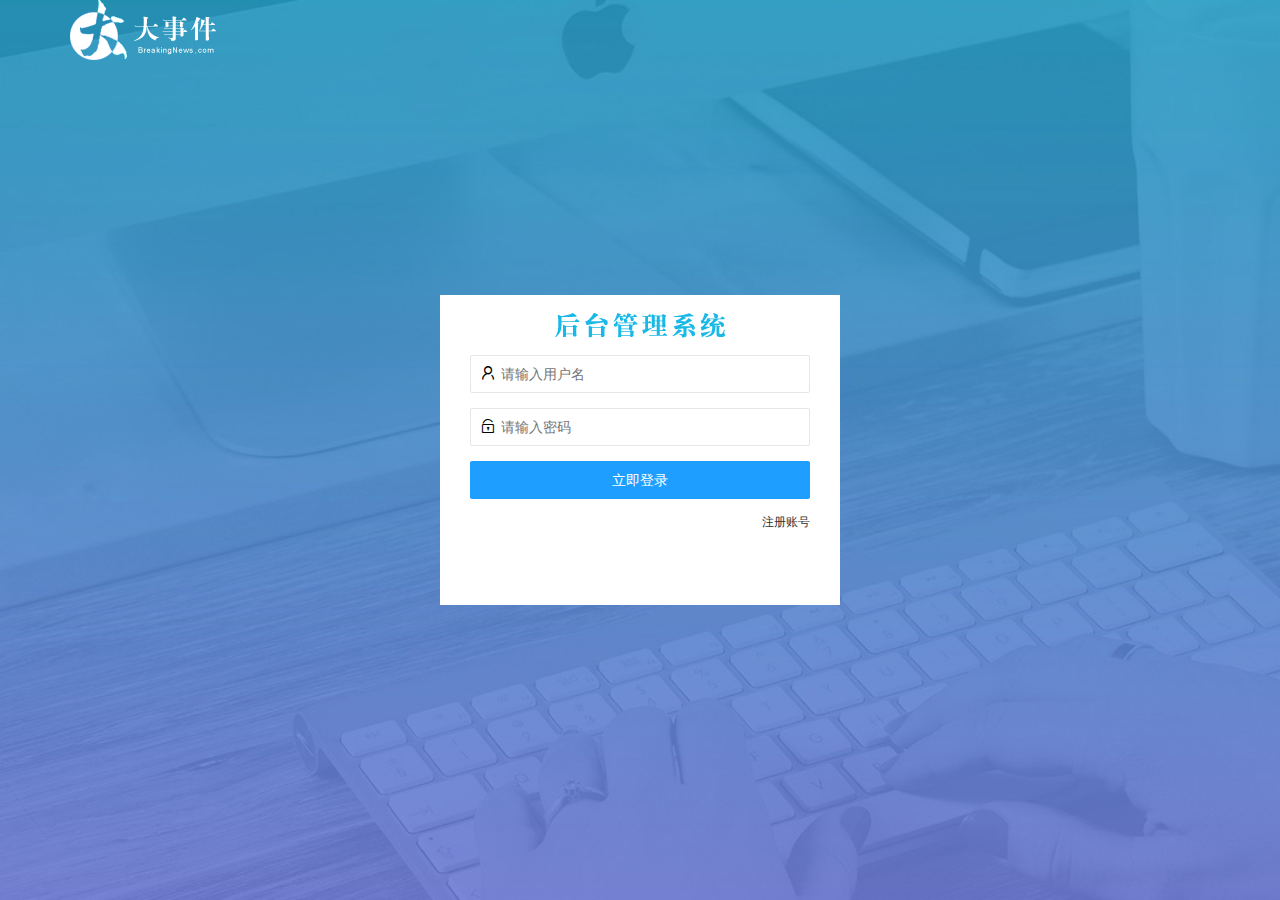
<file: login.html>
<!DOCTYPE html>
<html lang="en">

<head>
    <meta charset="UTF-8">
    <meta name="viewport" content="width=device-width, initial-scale=1.0">
    <title>大事件-登录/注册</title>
    <link rel="stylesheet" href="/assets/lib/layui/css/layui.css">
    <link rel="stylesheet" href="/assets/css/login.css">
</head>

<body>
    <!-- 头部的log区域 -->
    <div class="layui-main">
        <img src="/assets/images/logo.png" alt="">
    </div>

    <!-- 登录注册区域 -->
    <div class="loginAndRegBox">
        <div class="title-box"></div>

        <!-- 登录 -->
        <div class="login-box">
            <form class="layui-form" id="formLogin">
                <!-- 用户名 -->
                <div class="layui-form-item">
                    <i class="layui-icon layui-icon-username"></i>
                    <input type="text" name="username" required lay-verify="required" placeholder="请输入用户名"
                        autocomplete="off" class="layui-input">
                </div>
                <!-- 密码 -->
                <div class="layui-form-item">
                    <i class="layui-icon layui-icon-password"></i>
                    <input type="password" name="password" required lay-verify="required|pwd" placeholder="请输入密码"
                        autocomplete="off" class="layui-input">

                </div>


                <!-- 登录 -->
                <div class="layui-form-item">

                    <button class="layui-btn layui-btn-fluid layui-btn-normal" lay-submit
                        lay-filter="formDemo">立即登录</button>
                </div>



                <!-- 记住密码 -->
                <!-- <input type="checkbox" name="" id="anniu" title="记住密码" checked> -->


                <div class="layui-form-item links">
                    <a href="javascript:;" id="link_reg">注册账号</a>
                </div>

            </form>
        </div>

        <!-- 注册 -->
        <div class="reg-box">
            <!-- 注册表单 -->
            <form class="layui-form" id="regForm">
                <!-- 用户名 -->
                <div class="layui-form-item">
                    <i class="layui-icon layui-icon-username"></i>
                    <input type="text" name="username" required lay-verify="required" placeholder="填写用户名"
                        autocomplete="off" class="layui-input">
                </div>
                <!-- 密码 -->
                <div class="layui-form-item">
                    <i class="layui-icon layui-icon-password"></i>
                    <input type="password" name="password" required lay-verify="pwd" placeholder="设置密码"
                        autocomplete="off" class="layui-input">
                </div>

                <!-- 再次确认密码 -->
                <div class="layui-form-item">
                    <i class="layui-icon layui-icon-password"></i>
                    <input type="password" name="repassword" required lay-verify="pwd|repwd" placeholder="请再次确认密码"
                        autocomplete="off" class="layui-input">
                </div>

                <!-- 注册按钮 -->
                <div class="layui-form-item">
                    <button class="layui-btn layui-btn-fluid layui-btn-normal" lay-submit
                        lay-filter="formDemo">立即注册</button>
                </div>

                <div class="layui-form-item links">
                    <a href="javascript:;" id="link_login">已有账号?去登陆</a>
                </div>

            </form>
        </div>


    </div>

    <!-- 导入Layui -->
    <script src="./assets/lib/layui/layui.all.js"></script>
    <!-- 导入jqr -->
    <script src="./assets/lib/jquery.js"></script>
    <!-- 导入自己封装的ajaxPrefilter -->
    <script src="./assets/js/baseApi.js"></script>
    <!-- 导入自己的js -->
    <script src="./assets/js/login.js"></script>
</body>

</html>
</file>
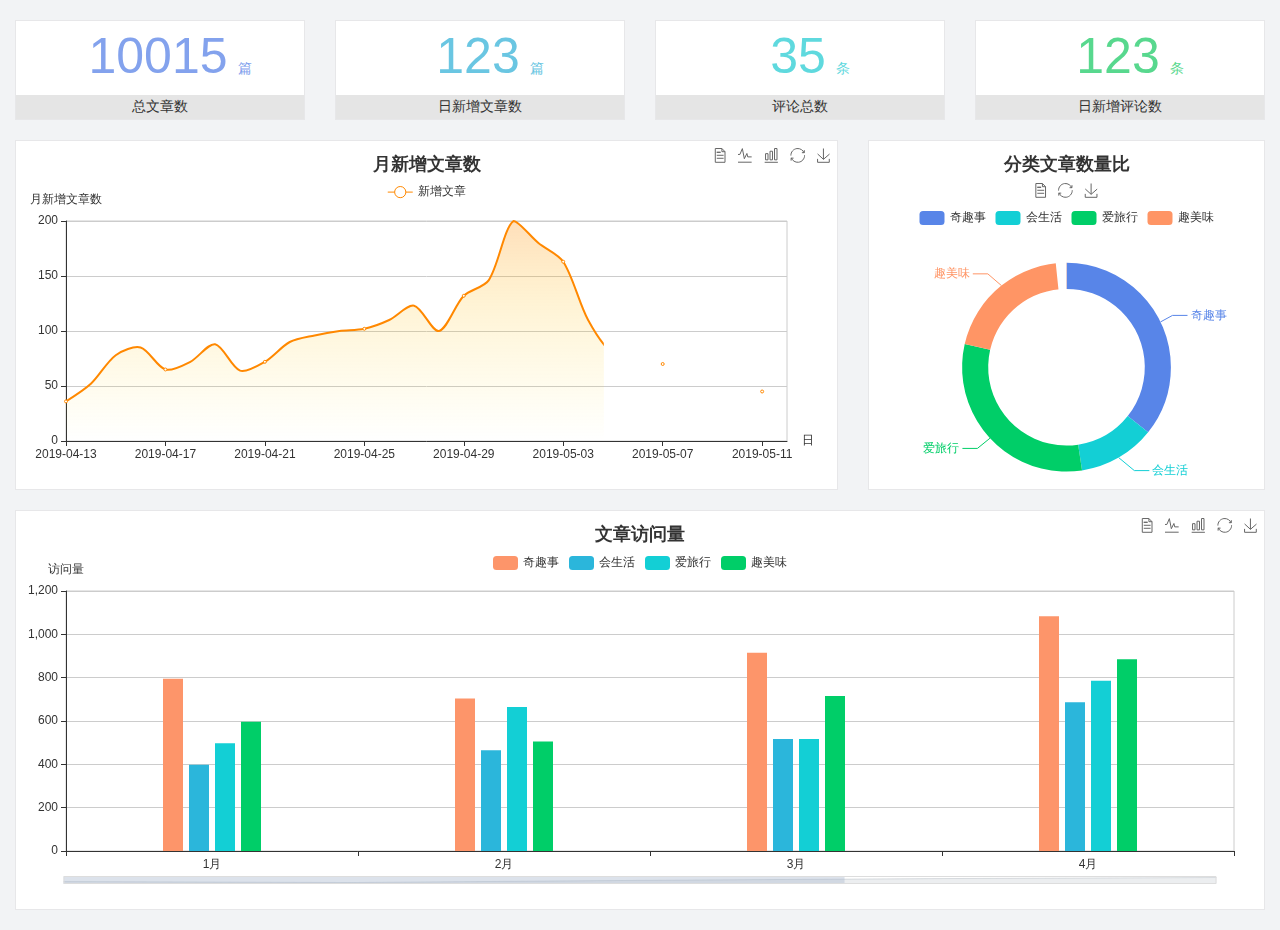
<file: home/dashboard.html>
<!DOCTYPE html>
<html lang="en">

<head>
  <meta charset="UTF-8">
  <meta name="viewport" content="width=device-width, initial-scale=1.0">
  <meta http-equiv="X-UA-Compatible" content="ie=edge">
  <title>图表统计</title>
  <link rel="stylesheet" href="../../assets/lib/bootstrap.css" />
  <link rel="stylesheet" href="../../assets/lib/main.css" />
  <script src="../../assets/lib/jquery.js"></script>
  <script type="text/javascript" src="../../assets/lib/echarts.min.js"></script>
</head>

<body>
  <div class="container-fluid">
    <div class="row spannel_list">
      <div class="col-sm-3 col-xs-6">
        <div class="spannel">
          <em>10015</em><span>篇</span>
          <b>总文章数</b>
        </div>
      </div>
      <div class="col-sm-3 col-xs-6">
        <div class="spannel scolor01">
          <em>123</em><span>篇</span>
          <b>日新增文章数</b>
        </div>
      </div>
      <div class="col-sm-3 col-xs-6">
        <div class="spannel scolor02">
          <em>35</em><span>条</span>
          <b>评论总数</b>
        </div>
      </div>
      <div class="col-sm-3 col-xs-6">
        <div class="spannel scolor03">
          <em>123</em><span>条</span>
          <b>日新增评论数</b>
        </div>
      </div>
    </div>
  </div>

  <div class="container-fluid">
    <div class="row curve-pie">
      <div class="col-lg-8 col-md-8">
        <div class="gragh_pannel" id="curve_show"></div>
      </div>
      <div class="col-lg-4 col-md-4">
        <div class="gragh_pannel" id="pie_show"></div>
      </div>
    </div>
  </div>

  <div class="container-fluid">
    <div class="column_pannel" id="column_show"></div>
  </div>

  <script>
    var oChart = echarts.init(document.getElementById('curve_show'));
    var aList_all = [
      { 'count': 36, 'date': '2019-04-13' },
      { 'count': 52, 'date': '2019-04-14' },
      { 'count': 78, 'date': '2019-04-15' },
      { 'count': 85, 'date': '2019-04-16' },
      { 'count': 65, 'date': '2019-04-17' },
      { 'count': 72, 'date': '2019-04-18' },
      { 'count': 88, 'date': '2019-04-19' },
      { 'count': 64, 'date': '2019-04-20' },
      { 'count': 72, 'date': '2019-04-21' },
      { 'count': 90, 'date': '2019-04-22' },
      { 'count': 96, 'date': '2019-04-23' },
      { 'count': 100, 'date': '2019-04-24' },
      { 'count': 102, 'date': '2019-04-25' },
      { 'count': 110, 'date': '2019-04-26' },
      { 'count': 123, 'date': '2019-04-27' },
      { 'count': 100, 'date': '2019-04-28' },
      { 'count': 132, 'date': '2019-04-29' },
      { 'count': 146, 'date': '2019-04-30' },
      { 'count': 200, 'date': '2019-05-01' },
      { 'count': 180, 'date': '2019-05-02' },
      { 'count': 163, 'date': '2019-05-03' },
      { 'count': 110, 'date': '2019-05-04' },
      { 'count': 80, 'date': '2019-05-05' },
      { 'count': 82, 'date': '2019-05-06' },
      { 'count': 70, 'date': '2019-05-07' },
      { 'count': 65, 'date': '2019-05-08' },
      { 'count': 54, 'date': '2019-05-09' },
      { 'count': 40, 'date': '2019-05-10' },
      { 'count': 45, 'date': '2019-05-11' },
      { 'count': 38, 'date': '2019-05-12' },
    ];

    let aCount = [];
    let aDate = [];

    for (var i = 0; i < aList_all.length; i++) {
      aCount.push(aList_all[i].count);
      aDate.push(aList_all[i].date);
    }

    var chartopt = {
      title: {
        text: '月新增文章数',
        left: 'center',
        top: '10'
      },
      tooltip: {
        trigger: 'axis'
      },
      legend: {
        data: ['新增文章'],
        top: '40'
      },
      toolbox: {
        show: true,
        feature: {
          mark: { show: true },
          dataView: { show: true, readOnly: false },
          magicType: { show: true, type: ['line', 'bar'] },
          restore: { show: true },
          saveAsImage: { show: true }
        }
      },
      calculable: true,
      xAxis: [
        {
          name: '日',
          type: 'category',
          boundaryGap: false,
          data: aDate
        }
      ],
      yAxis: [
        {
          name: '月新增文章数',
          type: 'value'
        }
      ],
      series: [
        {
          name: '新增文章',
          type: 'line',
          smooth: true,
          itemStyle: { normal: { areaStyle: { type: 'default' }, color: '#f80' }, lineStyle: { color: '#f80' } },
          data: aCount
        }],
      areaStyle: {
        normal: {
          color: new echarts.graphic.LinearGradient(0, 0, 0, 1, [{
            offset: 0,
            color: 'rgba(255,136,0,0.39)'
          }, {
            offset: .34,
            color: 'rgba(255,180,0,0.25)'
          }, {
            offset: 1,
            color: 'rgba(255,222,0,0.00)'
          }])

        }
      },
      grid: {
        show: true,
        x: 50,
        x2: 50,
        y: 80,
        height: 220
      }
    };

    oChart.setOption(chartopt);


    var oPie = echarts.init(document.getElementById('pie_show'));
    var oPieopt =
    {
      title: {
        top: 10,
        text: '分类文章数量比',
        x: 'center'
      },
      tooltip: {
        trigger: 'item',
        formatter: "{a} <br/>{b} : {c} ({d}%)"
      },
      color: ['#5885e8', '#13cfd5', '#00ce68', '#ff9565'],
      legend: {
        x: 'center',
        top: 65,
        data: ['奇趣事', '会生活', '爱旅行', '趣美味']
      },
      toolbox: {
        show: true,
        x: 'center',
        top: 35,
        feature: {
          mark: { show: true },
          dataView: { show: true, readOnly: false },
          magicType: {
            show: true,
            type: ['pie', 'funnel'],
            option: {
              funnel: {
                x: '25%',
                width: '50%',
                funnelAlign: 'left',
                max: 1548
              }
            }
          },
          restore: { show: true },
          saveAsImage: { show: true }
        }
      },
      calculable: true,
      series: [
        {
          name: '访问来源',
          type: 'pie',
          radius: ['45%', '60%'],
          center: ['50%', '65%'],
          data: [
            { value: 300, name: '奇趣事' },
            { value: 100, name: '会生活' },
            { value: 260, name: '爱旅行' },
            { value: 180, name: '趣美味' }
          ]
        }
      ]
    };
    oPie.setOption(oPieopt);



    var oColumn = this.echarts.init(document.getElementById('column_show'));
    var oColumnopt =
    {
      title: {
        text: '文章访问量',
        left: 'center',
        top: '10'
      },
      tooltip: {
        trigger: 'axis'
      },
      legend: {
        data: ['奇趣事', '会生活', '爱旅行', '趣美味'],
        top: '40'
      },
      toolbox: {
        show: true,
        feature: {
          mark: { show: true },
          dataView: { show: true, readOnly: false },
          magicType: { show: true, type: ['line', 'bar'] },
          restore: { show: true },
          saveAsImage: { show: true }
        }
      },
      calculable: true,
      xAxis: [
        {
          type: 'category',
          data: ['1月', '2月', '3月', '4月', '5月']
        }
      ],
      yAxis: [
        {
          name: '访问量',
          type: 'value'
        }
      ],
      series: [
        {
          name: '奇趣事',
          type: 'bar',
          barWidth: 20,
          itemStyle: {
            normal: { areaStyle: { type: 'default' }, color: '#fd956a' }
          },
          data: [800, 708, 920, 1090, 1200]
        },
        {
          name: '会生活',
          type: 'bar',
          barWidth: 20,
          itemStyle: {
            normal: { areaStyle: { type: 'default' }, color: '#2bb6db' }
          },
          data: [400, 468, 520, 690, 800]
        },
        {
          name: '爱旅行',
          type: 'bar',
          barWidth: 20,
          itemStyle: {
            normal: { areaStyle: { type: 'default' }, color: '#13cfd5' }
          },
          data: [500, 668, 520, 790, 900]
        },
        {
          name: '趣美味',
          type: 'bar',
          barWidth: 20,
          itemStyle: {
            normal: { areaStyle: { type: 'default' }, color: '#00ce68' }
          },
          data: [600, 508, 720, 890, 1000]
        }
      ],
      grid: {
        show: true,
        x: 50,
        x2: 30,
        y: 80,
        height: 260
      },
      dataZoom: [//给x轴设置滚动条
        {
          start: 0,//默认为0
          end: 100 - 1000 / 31,//默认为100
          type: 'slider',
          show: true,
          xAxisIndex: [0],
          handleSize: 0,//滑动条的 左右2个滑动条的大小
          height: 8,//组件高度
          left: 45, //左边的距离
          right: 50,//右边的距离
          bottom: 26,//右边的距离
          handleColor: '#ddd',//h滑动图标的颜色
          handleStyle: {
            borderColor: "#cacaca",
            borderWidth: "1",
            shadowBlur: 2,
            background: "#ddd",
            shadowColor: "#ddd",
          }
        }]
    };
    oColumn.setOption(oColumnopt);
  </script>
</body>

</html>
</file>
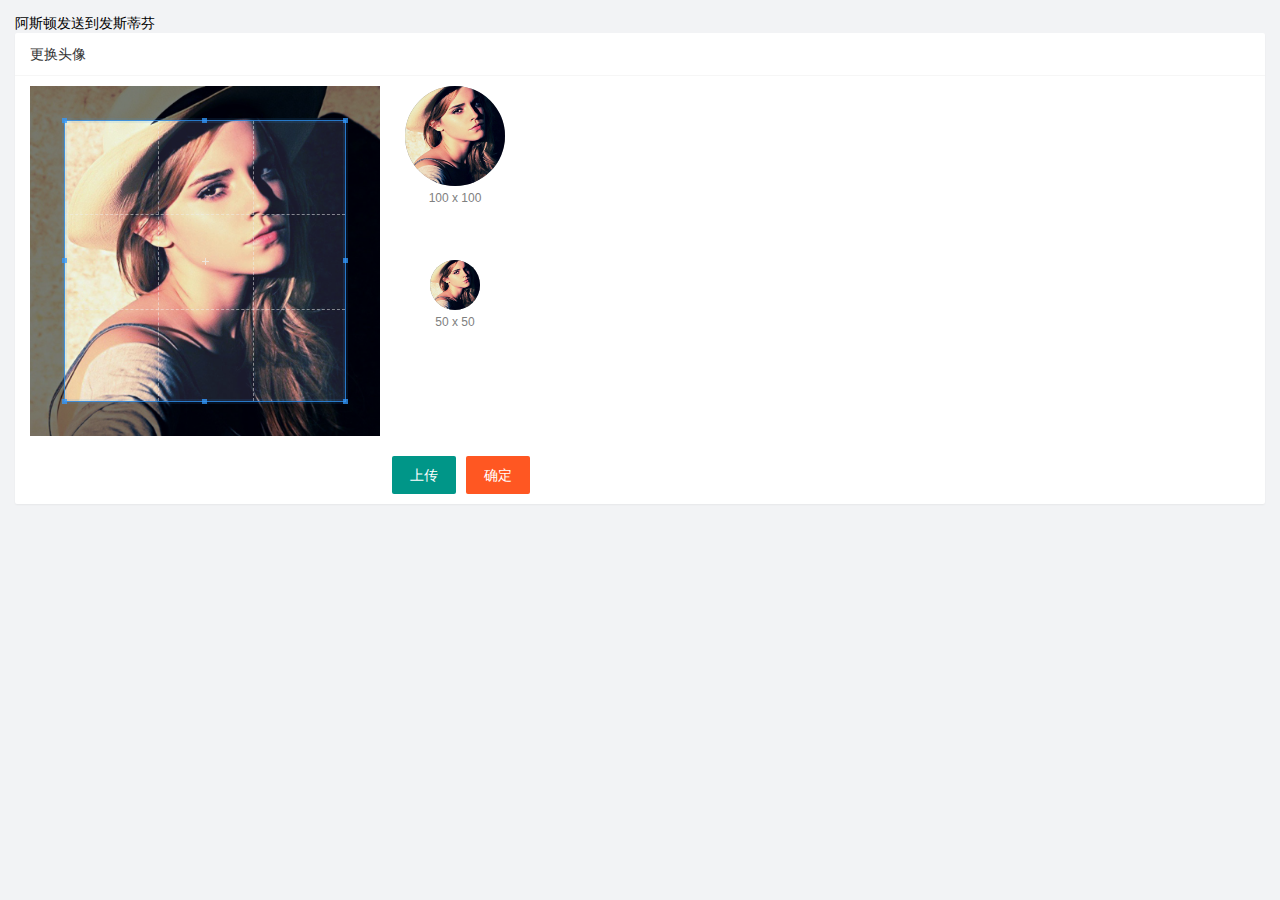
<file: user/user_avatar.html>
<!DOCTYPE html>
<html lang="en">

<head>
    <meta charset="UTF-8">
    <meta name="viewport" content="width=device-width, initial-scale=1.0">
    <title>更换头像</title>

    <link rel="stylesheet" href="/assets/lib/layui/css/layui.css">
    <!-- 导入自己的css -->
    <link rel="stylesheet" href="/assets/css/user/user_avatar.css">
    <!-- 导入c -->
    <link rel="stylesheet" href="/assets/lib/cropper/cropper.css">
</head>

<body>
    阿斯顿发送到发斯蒂芬
    <div class="layui-card">
        <div class="layui-card-header">更换头像</div>
        <div class="layui-card-body">


            <!-- 第一行的图片裁剪和预览区域 -->
            <div class="row1">
                <!-- 图片裁剪区域 -->
                <div class="cropper-box">
                    <!-- 这个 img 标签很重要，将来会把它初始化为裁剪区域 -->
                    <img id="image" src="/assets/images/sample.jpg" />
                </div>
                <!-- 图片的预览区域 -->
                <div class="preview-box">
                    <div>
                        <!-- 宽高为 100px 的预览区域 -->
                        <div class="img-preview w100"></div>
                        <p class="size">100 x 100</p>
                    </div>
                    <div>
                        <!-- 宽高为 50px 的预览区域 -->
                        <div class="img-preview w50"></div>
                        <p class="size">50 x 50</p>
                    </div>
                </div>
            </div>

            <!-- 第二行的按钮区域 -->
            <div class="row2">
                <input type="file" id="file" accept="image/jpeg,image/png">
                <button type="button" class="layui-btn" id="btnUpload">上传</button>
                <button id="btnOK" type="button" class="layui-btn layui-btn-danger">确定</button>
            </div>
        </div>
    </div>



    <!-- 导入yui -->
    <script src="/assets/lib/layui/layui.all.js"></script>


    <!-- 导入jqr -->
    <script src="/assets/lib/jquery.js"></script>

    <script src="/assets/lib/cropper/Cropper.js"></script>
    <script src="/assets/lib/cropper/jquery-cropper.js"></script>


    <!-- 导入basAui -->
    <script src="/assets/js/baseApi.js"></script>

    <!-- 导入自己的js -->
    <script src="/assets/js/user/user_avatar.js"></script>
</body>

</html>
</file>
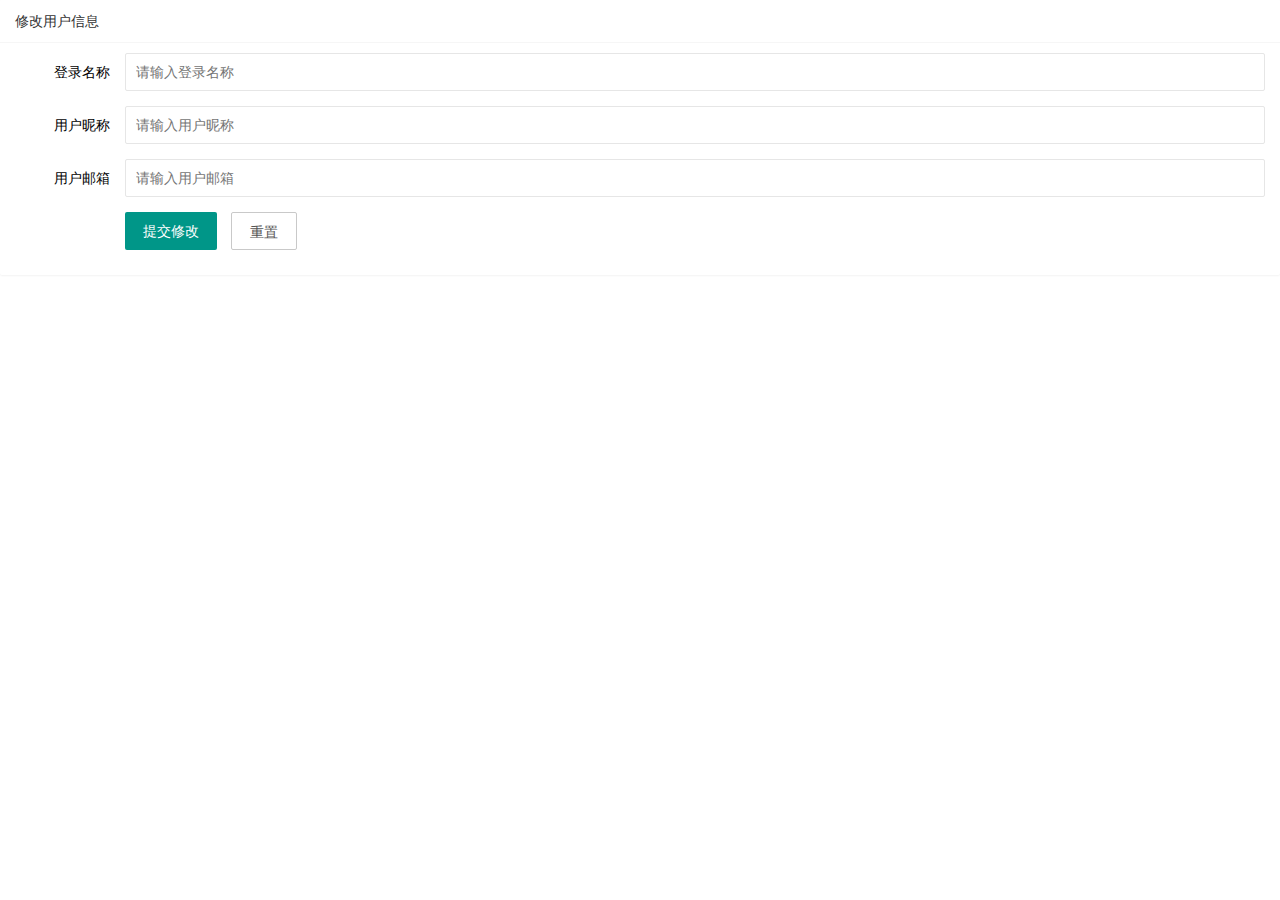
<file: user/user_info.html>
<!DOCTYPE html>
<html lang="en">

<head>
    <meta charset="UTF-8">
    <meta name="viewport" content="width=device-width, initial-scale=1.0">
    <title>Document</title>

    <link rel="stylesheet" href="/assets/lib/layui/css/layui.css">
    <!-- 导入自己的css -->
    <link rel="stylesheet" href="/assets/css/user/user_info.css">
</head>

<body>
    <div class="layui-card">
        <div class="layui-card-header">修改用户信息</div>
        <div class="layui-card-body">
            <!-- for表单 -->
            <form class="layui-form" lay-filter="userForm">
                <!-- 隐藏域  在ajax 加载用户信息后通过js设置值-->
                <input type="hidden" name="id" value="">
                <!-- 用户名 -->
                <div class="layui-form-item">
                    <label class="layui-form-label">登录名称</label>
                    <div class="layui-input-block">
                        <input type="text" name="username" required lay-verify="required|nickname" placeholder="请输入登录名称"
                            autocomplete="off" class="layui-input" readonly>
                    </div>
                </div>
                <!-- 昵称 -->
                <div class="layui-form-item">
                    <label class="layui-form-label">用户昵称</label>
                    <div class="layui-input-block">
                        <input type="text" name="nickname" required lay-verify="required" placeholder="请输入用户昵称"
                            autocomplete="off" class="layui-input">
                    </div>
                </div>
                <!-- 邮箱 -->
                <div class="layui-form-item">
                    <label class="layui-form-label">用户邮箱</label>
                    <div class="layui-input-block">
                        <input type="text" name="email" required lay-verify="required" placeholder="请输入用户邮箱"
                            autocomplete="off" class="layui-input">
                    </div>
                </div>
                <!-- 提交修改 -->
                <div class="layui-form-item">
                    <div class="layui-input-block">
                        <button class="layui-btn" lay-submit lay-filter="formDemo">提交修改</button>
                        <button type="reset" class="layui-btn layui-btn-primary" id="btnReset">重置</button>
                    </div>
                </div>
            </form>
        </div>
    </div>



    <!-- 导入yui -->
    <script src="/assets/lib/layui/layui.all.js"></script>


    <!-- 导入jqr -->
    <script src="/assets/lib/jquery.js"></script>


    <!-- 导入basAui -->
    <script src="/assets/js/baseApi.js"></script>

    <!-- 导入自己的js -->
    <script src="/assets/js/user/user_info.js"></script>
</body>

</html>
</file>
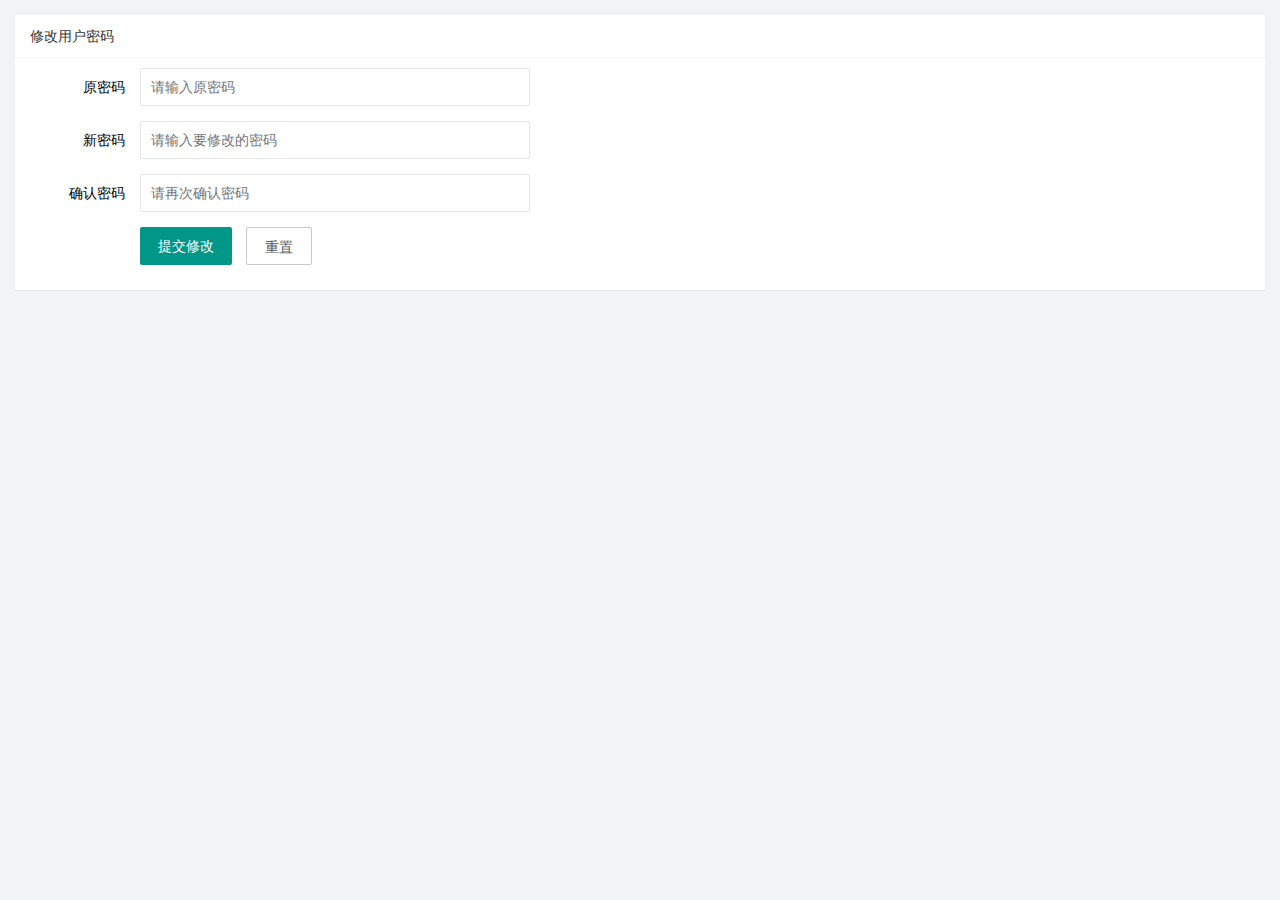
<file: user/user_pwd.html>
<!DOCTYPE html>
<html lang="en">

<head>
    <meta charset="UTF-8">
    <meta name="viewport" content="width=device-width, initial-scale=1.0">
    <title>Document</title>

    <link rel="stylesheet" href="/assets/lib/layui/css/layui.css">
    <!-- 导入自己的css -->
    <link rel="stylesheet" href="/assets/css/user/user_owd.css">
</head>

<body>
    <div class="layui-card">
        <div class="layui-card-header">修改用户密码</div>
        <div class="layui-card-body">
            <!-- for表单 -->
            <form class="layui-form" lay-filter="userForm">
                <!-- 隐藏域  在ajax 加载用户信息后通过js设置值-->
                <input type="hidden" name="id" value="">
                <!-- 用户名 -->
                <div class="layui-form-item">
                    <label class="layui-form-label">原密码</label>
                    <div class="layui-input-block">
                        <input type="password" name="oldPwd" required lay-verify="pwd" placeholder="请输入原密码"
                            autocomplete="off" class="layui-input">
                    </div>
                </div>
                <!-- 昵称 -->
                <div class="layui-form-item">
                    <label class="layui-form-label">新密码</label>
                    <div class="layui-input-block">
                        <input type="password" name="newPwd" required lay-verify="pwd|samepwd" placeholder="请输入要修改的密码"
                            autocomplete="off" class="layui-input">
                    </div>
                </div>
                <!-- 邮箱 -->
                <div class="layui-form-item">
                    <label class="layui-form-label">确认密码</label>
                    <div class="layui-input-block">
                        <input type="password" name="reNewPwd" required lay-verify="confirmpwd" placeholder="请再次确认密码"
                            autocomplete="off" class="layui-input">
                    </div>
                </div>
                <!-- 提交修改 -->
                <div class="layui-form-item">
                    <div class="layui-input-block">
                        <button class="layui-btn" lay-submit lay-filter="formDemo">提交修改</button>
                        <button type="reset" class="layui-btn layui-btn-primary" id="btnReset">重置</button>
                    </div>
                </div>
            </form>
        </div>
    </div>



    <!-- 导入yui -->
    <script src="/assets/lib/layui/layui.all.js"></script>


    <!-- 导入jqr -->
    <script src="/assets/lib/jquery.js"></script>


    <!-- 导入basAui -->
    <script src="/assets/js/baseApi.js"></script>

    <!-- 导入自己的js -->
    <script src="/assets/js/user/user_pwd.js"></script>
</body>

</html>
</file>
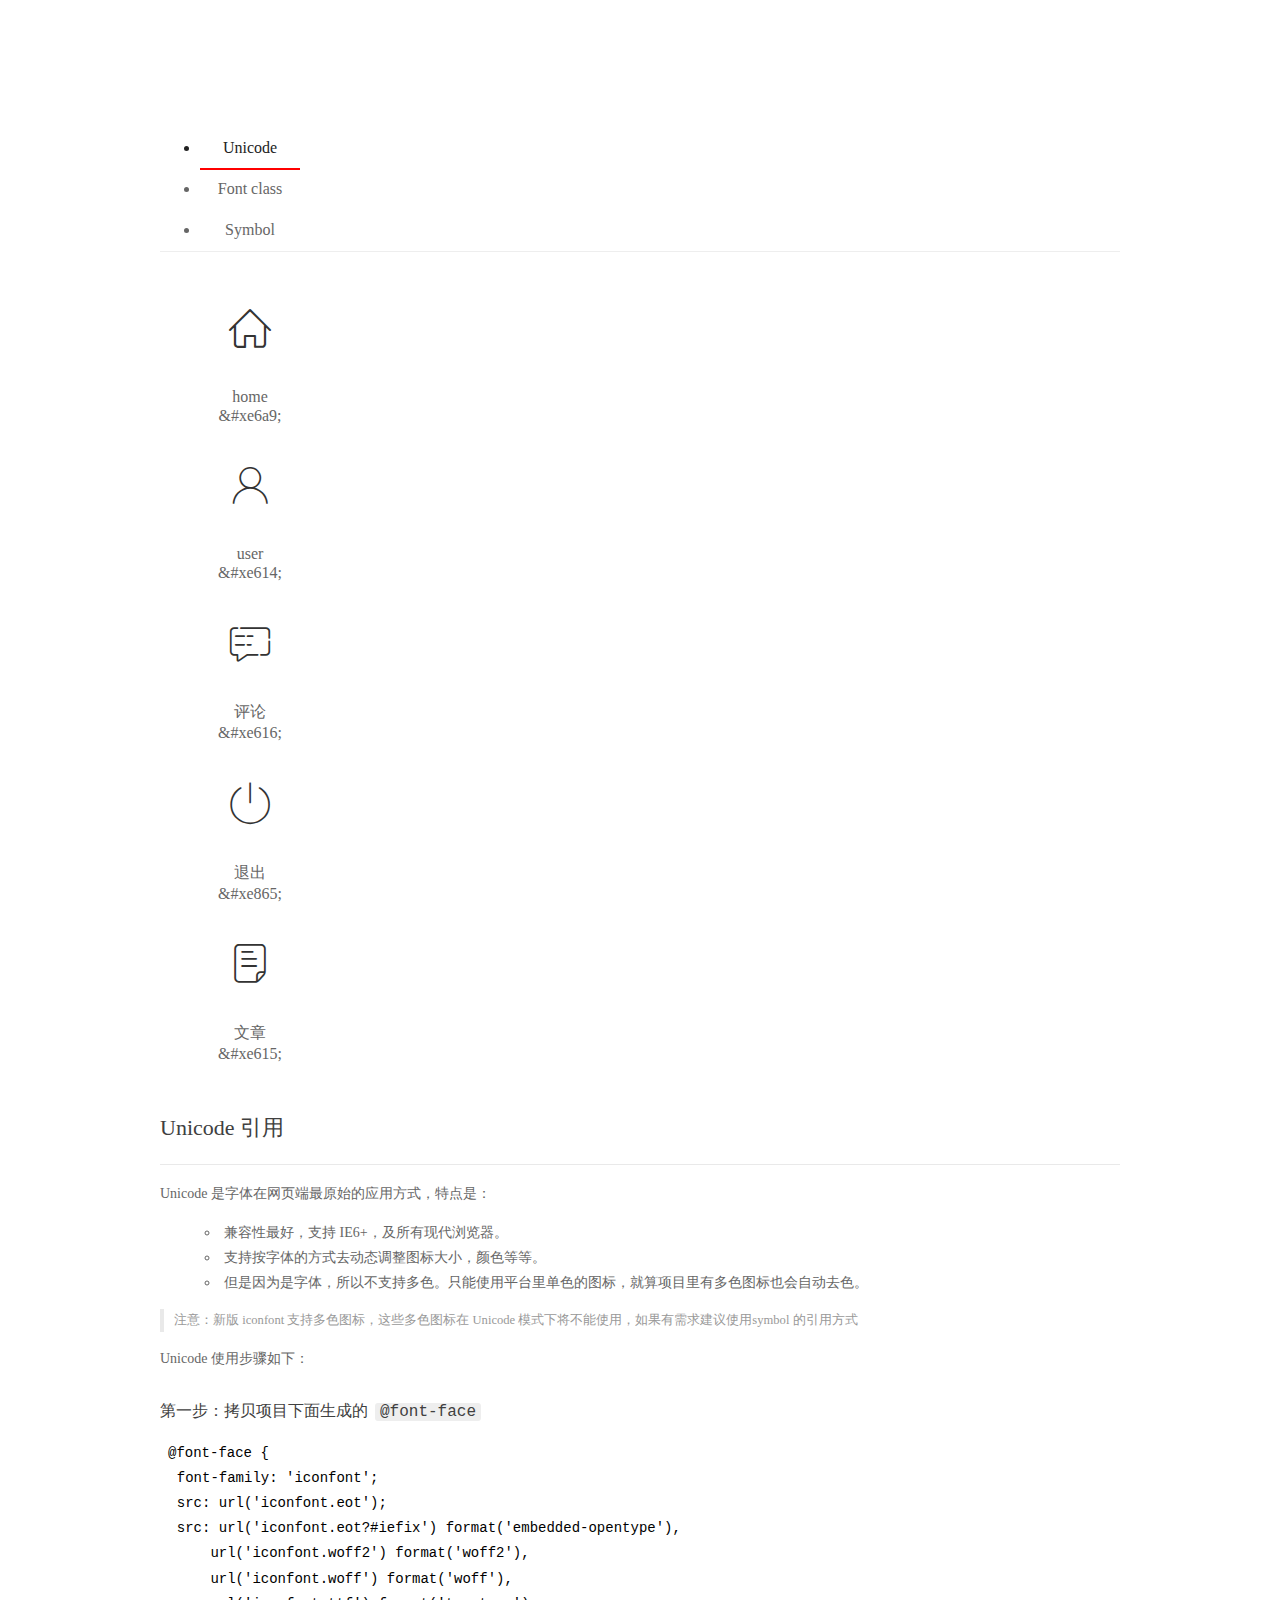
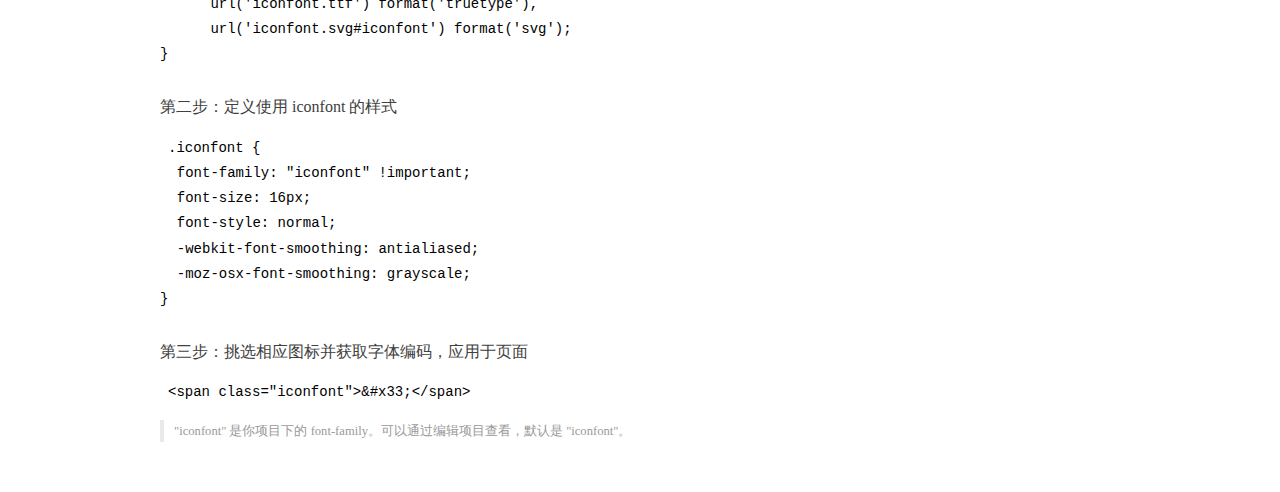
<file: assets/fonts/demo_index.html>
<!DOCTYPE html>
<html>
<head>
  <meta charset="utf-8"/>
  <title>IconFont Demo</title>
  <link rel="shortcut icon" href="https://gtms04.alicdn.com/tps/i4/TB1_oz6GVXXXXaFXpXXJDFnIXXX-64-64.ico" type="image/x-icon"/>
  <link rel="stylesheet" href="https://g.alicdn.com/thx/cube/1.3.2/cube.min.css">
  <link rel="stylesheet" href="demo.css">
  <link rel="stylesheet" href="iconfont.css">
  <script src="iconfont.js"></script>
  <!-- jQuery -->
  <script src="https://a1.alicdn.com/oss/uploads/2018/12/26/7bfddb60-08e8-11e9-9b04-53e73bb6408b.js"></script>
  <!-- 代码高亮 -->
  <script src="https://a1.alicdn.com/oss/uploads/2018/12/26/a3f714d0-08e6-11e9-8a15-ebf944d7534c.js"></script>
</head>
<body>
  <div class="main">
    <h1 class="logo"><a href="https://www.iconfont.cn/" title="iconfont 首页" target="_blank">&#xe86b;</a></h1>
    <div class="nav-tabs">
      <ul id="tabs" class="dib-box">
        <li class="dib active"><span>Unicode</span></li>
        <li class="dib"><span>Font class</span></li>
        <li class="dib"><span>Symbol</span></li>
      </ul>
      
    </div>
    <div class="tab-container">
      <div class="content unicode" style="display: block;">
          <ul class="icon_lists dib-box">
          
            <li class="dib">
              <span class="icon iconfont">&#xe6a9;</span>
                <div class="name">home</div>
                <div class="code-name">&amp;#xe6a9;</div>
              </li>
          
            <li class="dib">
              <span class="icon iconfont">&#xe614;</span>
                <div class="name">user</div>
                <div class="code-name">&amp;#xe614;</div>
              </li>
          
            <li class="dib">
              <span class="icon iconfont">&#xe616;</span>
                <div class="name">评论</div>
                <div class="code-name">&amp;#xe616;</div>
              </li>
          
            <li class="dib">
              <span class="icon iconfont">&#xe865;</span>
                <div class="name">退出</div>
                <div class="code-name">&amp;#xe865;</div>
              </li>
          
            <li class="dib">
              <span class="icon iconfont">&#xe615;</span>
                <div class="name">文章</div>
                <div class="code-name">&amp;#xe615;</div>
              </li>
          
          </ul>
          <div class="article markdown">
          <h2 id="unicode-">Unicode 引用</h2>
          <hr>

          <p>Unicode 是字体在网页端最原始的应用方式，特点是：</p>
          <ul>
            <li>兼容性最好，支持 IE6+，及所有现代浏览器。</li>
            <li>支持按字体的方式去动态调整图标大小，颜色等等。</li>
            <li>但是因为是字体，所以不支持多色。只能使用平台里单色的图标，就算项目里有多色图标也会自动去色。</li>
          </ul>
          <blockquote>
            <p>注意：新版 iconfont 支持多色图标，这些多色图标在 Unicode 模式下将不能使用，如果有需求建议使用symbol 的引用方式</p>
          </blockquote>
          <p>Unicode 使用步骤如下：</p>
          <h3 id="-font-face">第一步：拷贝项目下面生成的 <code>@font-face</code></h3>
<pre><code class="language-css"
>@font-face {
  font-family: 'iconfont';
  src: url('iconfont.eot');
  src: url('iconfont.eot?#iefix') format('embedded-opentype'),
      url('iconfont.woff2') format('woff2'),
      url('iconfont.woff') format('woff'),
      url('iconfont.ttf') format('truetype'),
      url('iconfont.svg#iconfont') format('svg');
}
</code></pre>
          <h3 id="-iconfont-">第二步：定义使用 iconfont 的样式</h3>
<pre><code class="language-css"
>.iconfont {
  font-family: "iconfont" !important;
  font-size: 16px;
  font-style: normal;
  -webkit-font-smoothing: antialiased;
  -moz-osx-font-smoothing: grayscale;
}
</code></pre>
          <h3 id="-">第三步：挑选相应图标并获取字体编码，应用于页面</h3>
<pre>
<code class="language-html"
>&lt;span class="iconfont"&gt;&amp;#x33;&lt;/span&gt;
</code></pre>
          <blockquote>
            <p>"iconfont" 是你项目下的 font-family。可以通过编辑项目查看，默认是 "iconfont"。</p>
          </blockquote>
          </div>
      </div>
      <div class="content font-class">
        <ul class="icon_lists dib-box">
          
          <li class="dib">
            <span class="icon iconfont icon-home"></span>
            <div class="name">
              home
            </div>
            <div class="code-name">.icon-home
            </div>
          </li>
          
          <li class="dib">
            <span class="icon iconfont icon-user"></span>
            <div class="name">
              user
            </div>
            <div class="code-name">.icon-user
            </div>
          </li>
          
          <li class="dib">
            <span class="icon iconfont icon-pinglun"></span>
            <div class="name">
              评论
            </div>
            <div class="code-name">.icon-pinglun
            </div>
          </li>
          
          <li class="dib">
            <span class="icon iconfont icon-tuichu"></span>
            <div class="name">
              退出
            </div>
            <div class="code-name">.icon-tuichu
            </div>
          </li>
          
          <li class="dib">
            <span class="icon iconfont icon-16"></span>
            <div class="name">
              文章
            </div>
            <div class="code-name">.icon-16
            </div>
          </li>
          
        </ul>
        <div class="article markdown">
        <h2 id="font-class-">font-class 引用</h2>
        <hr>

        <p>font-class 是 Unicode 使用方式的一种变种，主要是解决 Unicode 书写不直观，语意不明确的问题。</p>
        <p>与 Unicode 使用方式相比，具有如下特点：</p>
        <ul>
          <li>兼容性良好，支持 IE8+，及所有现代浏览器。</li>
          <li>相比于 Unicode 语意明确，书写更直观。可以很容易分辨这个 icon 是什么。</li>
          <li>因为使用 class 来定义图标，所以当要替换图标时，只需要修改 class 里面的 Unicode 引用。</li>
          <li>不过因为本质上还是使用的字体，所以多色图标还是不支持的。</li>
        </ul>
        <p>使用步骤如下：</p>
        <h3 id="-fontclass-">第一步：引入项目下面生成的 fontclass 代码：</h3>
<pre><code class="language-html">&lt;link rel="stylesheet" href="./iconfont.css"&gt;
</code></pre>
        <h3 id="-">第二步：挑选相应图标并获取类名，应用于页面：</h3>
<pre><code class="language-html">&lt;span class="iconfont icon-xxx"&gt;&lt;/span&gt;
</code></pre>
        <blockquote>
          <p>"
            iconfont" 是你项目下的 font-family。可以通过编辑项目查看，默认是 "iconfont"。</p>
        </blockquote>
      </div>
      </div>
      <div class="content symbol">
          <ul class="icon_lists dib-box">
          
            <li class="dib">
                <svg class="icon svg-icon" aria-hidden="true">
                  <use xlink:href="#icon-home"></use>
                </svg>
                <div class="name">home</div>
                <div class="code-name">#icon-home</div>
            </li>
          
            <li class="dib">
                <svg class="icon svg-icon" aria-hidden="true">
                  <use xlink:href="#icon-user"></use>
                </svg>
                <div class="name">user</div>
                <div class="code-name">#icon-user</div>
            </li>
          
            <li class="dib">
                <svg class="icon svg-icon" aria-hidden="true">
                  <use xlink:href="#icon-pinglun"></use>
                </svg>
                <div class="name">评论</div>
                <div class="code-name">#icon-pinglun</div>
            </li>
          
            <li class="dib">
                <svg class="icon svg-icon" aria-hidden="true">
                  <use xlink:href="#icon-tuichu"></use>
                </svg>
                <div class="name">退出</div>
                <div class="code-name">#icon-tuichu</div>
            </li>
          
            <li class="dib">
                <svg class="icon svg-icon" aria-hidden="true">
                  <use xlink:href="#icon-16"></use>
                </svg>
                <div class="name">文章</div>
                <div class="code-name">#icon-16</div>
            </li>
          
          </ul>
          <div class="article markdown">
          <h2 id="symbol-">Symbol 引用</h2>
          <hr>

          <p>这是一种全新的使用方式，应该说这才是未来的主流，也是平台目前推荐的用法。相关介绍可以参考这篇<a href="">文章</a>
            这种用法其实是做了一个 SVG 的集合，与另外两种相比具有如下特点：</p>
          <ul>
            <li>支持多色图标了，不再受单色限制。</li>
            <li>通过一些技巧，支持像字体那样，通过 <code>font-size</code>, <code>color</code> 来调整样式。</li>
            <li>兼容性较差，支持 IE9+，及现代浏览器。</li>
            <li>浏览器渲染 SVG 的性能一般，还不如 png。</li>
          </ul>
          <p>使用步骤如下：</p>
          <h3 id="-symbol-">第一步：引入项目下面生成的 symbol 代码：</h3>
<pre><code class="language-html">&lt;script src="./iconfont.js"&gt;&lt;/script&gt;
</code></pre>
          <h3 id="-css-">第二步：加入通用 CSS 代码（引入一次就行）：</h3>
<pre><code class="language-html">&lt;style&gt;
.icon {
  width: 1em;
  height: 1em;
  vertical-align: -0.15em;
  fill: currentColor;
  overflow: hidden;
}
&lt;/style&gt;
</code></pre>
          <h3 id="-">第三步：挑选相应图标并获取类名，应用于页面：</h3>
<pre><code class="language-html">&lt;svg class="icon" aria-hidden="true"&gt;
  &lt;use xlink:href="#icon-xxx"&gt;&lt;/use&gt;
&lt;/svg&gt;
</code></pre>
          </div>
      </div>

    </div>
  </div>
  <script>
  $(document).ready(function () {
      $('.tab-container .content:first').show()

      $('#tabs li').click(function (e) {
        var tabContent = $('.tab-container .content')
        var index = $(this).index()

        if ($(this).hasClass('active')) {
          return
        } else {
          $('#tabs li').removeClass('active')
          $(this).addClass('active')

          tabContent.hide().eq(index).fadeIn()
        }
      })
    })
  </script>
</body>
</html>
</file>
<file: assets/lib/layui/css/layui.css>
/** layui-v2.5.5 MIT License By https://www.layui.com */
 .layui-inline,img{display:inline-block;vertical-align:middle}h1,h2,h3,h4,h5,h6{font-weight:400}.layui-edge,.layui-header,.layui-inline,.layui-main{position:relative}.layui-body,.layui-edge,.layui-elip{overflow:hidden}.layui-btn,.layui-edge,.layui-inline,img{vertical-align:middle}.layui-btn,.layui-disabled,.layui-icon,.layui-unselect{-moz-user-select:none;-webkit-user-select:none;-ms-user-select:none}.layui-elip,.layui-form-checkbox span,.layui-form-pane .layui-form-label{text-overflow:ellipsis;white-space:nowrap}.layui-breadcrumb,.layui-tree-btnGroup{visibility:hidden}blockquote,body,button,dd,div,dl,dt,form,h1,h2,h3,h4,h5,h6,input,li,ol,p,pre,td,textarea,th,ul{margin:0;padding:0;-webkit-tap-highlight-color:rgba(0,0,0,0)}a:active,a:hover{outline:0}img{border:none}li{list-style:none}table{border-collapse:collapse;border-spacing:0}h4,h5,h6{font-size:100%}button,input,optgroup,option,select,textarea{font-family:inherit;font-size:inherit;font-style:inherit;font-weight:inherit;outline:0}pre{white-space:pre-wrap;white-space:-moz-pre-wrap;white-space:-pre-wrap;white-space:-o-pre-wrap;word-wrap:break-word}body{line-height:24px;font:14px Helvetica Neue,Helvetica,PingFang SC,Tahoma,Arial,sans-serif}hr{height:1px;margin:10px 0;border:0;clear:both}a{color:#333;text-decoration:none}a:hover{color:#777}a cite{font-style:normal;*cursor:pointer}.layui-border-box,.layui-border-box *{box-sizing:border-box}.layui-box,.layui-box *{box-sizing:content-box}.layui-clear{clear:both;*zoom:1}.layui-clear:after{content:'\20';clear:both;*zoom:1;display:block;height:0}.layui-inline{*display:inline;*zoom:1}.layui-edge{display:inline-block;width:0;height:0;border-width:6px;border-style:dashed;border-color:transparent}.layui-edge-top{top:-4px;border-bottom-color:#999;border-bottom-style:solid}.layui-edge-right{border-left-color:#999;border-left-style:solid}.layui-edge-bottom{top:2px;border-top-color:#999;border-top-style:solid}.layui-edge-left{border-right-color:#999;border-right-style:solid}.layui-disabled,.layui-disabled:hover{color:#d2d2d2!important;cursor:not-allowed!important}.layui-circle{border-radius:100%}.layui-show{display:block!important}.layui-hide{display:none!important}@font-face{font-family:layui-icon;src:url(../font/iconfont.eot?v=250);src:url(../font/iconfont.eot?v=250#iefix) format('embedded-opentype'),url(../font/iconfont.woff2?v=250) format('woff2'),url(../font/iconfont.woff?v=250) format('woff'),url(../font/iconfont.ttf?v=250) format('truetype'),url(../font/iconfont.svg?v=250#layui-icon) format('svg')}.layui-icon{font-family:layui-icon!important;font-size:16px;font-style:normal;-webkit-font-smoothing:antialiased;-moz-osx-font-smoothing:grayscale}.layui-icon-reply-fill:before{content:"\e611"}.layui-icon-set-fill:before{content:"\e614"}.layui-icon-menu-fill:before{content:"\e60f"}.layui-icon-search:before{content:"\e615"}.layui-icon-share:before{content:"\e641"}.layui-icon-set-sm:before{content:"\e620"}.layui-icon-engine:before{content:"\e628"}.layui-icon-close:before{content:"\1006"}.layui-icon-close-fill:before{content:"\1007"}.layui-icon-chart-screen:before{content:"\e629"}.layui-icon-star:before{content:"\e600"}.layui-icon-circle-dot:before{content:"\e617"}.layui-icon-chat:before{content:"\e606"}.layui-icon-release:before{content:"\e609"}.layui-icon-list:before{content:"\e60a"}.layui-icon-chart:before{content:"\e62c"}.layui-icon-ok-circle:before{content:"\1005"}.layui-icon-layim-theme:before{content:"\e61b"}.layui-icon-table:before{content:"\e62d"}.layui-icon-right:before{content:"\e602"}.layui-icon-left:before{content:"\e603"}.layui-icon-cart-simple:before{content:"\e698"}.layui-icon-face-cry:before{content:"\e69c"}.layui-icon-face-smile:before{content:"\e6af"}.layui-icon-survey:before{content:"\e6b2"}.layui-icon-tree:before{content:"\e62e"}.layui-icon-upload-circle:before{content:"\e62f"}.layui-icon-add-circle:before{content:"\e61f"}.layui-icon-download-circle:before{content:"\e601"}.layui-icon-templeate-1:before{content:"\e630"}.layui-icon-util:before{content:"\e631"}.layui-icon-face-surprised:before{content:"\e664"}.layui-icon-edit:before{content:"\e642"}.layui-icon-speaker:before{content:"\e645"}.layui-icon-down:before{content:"\e61a"}.layui-icon-file:before{content:"\e621"}.layui-icon-layouts:before{content:"\e632"}.layui-icon-rate-half:before{content:"\e6c9"}.layui-icon-add-circle-fine:before{content:"\e608"}.layui-icon-prev-circle:before{content:"\e633"}.layui-icon-read:before{content:"\e705"}.layui-icon-404:before{content:"\e61c"}.layui-icon-carousel:before{content:"\e634"}.layui-icon-help:before{content:"\e607"}.layui-icon-code-circle:before{content:"\e635"}.layui-icon-water:before{content:"\e636"}.layui-icon-username:before{content:"\e66f"}.layui-icon-find-fill:before{content:"\e670"}.layui-icon-about:before{content:"\e60b"}.layui-icon-location:before{content:"\e715"}.layui-icon-up:before{content:"\e619"}.layui-icon-pause:before{content:"\e651"}.layui-icon-date:before{content:"\e637"}.layui-icon-layim-uploadfile:before{content:"\e61d"}.layui-icon-delete:before{content:"\e640"}.layui-icon-play:before{content:"\e652"}.layui-icon-top:before{content:"\e604"}.layui-icon-friends:before{content:"\e612"}.layui-icon-refresh-3:before{content:"\e9aa"}.layui-icon-ok:before{content:"\e605"}.layui-icon-layer:before{content:"\e638"}.layui-icon-face-smile-fine:before{content:"\e60c"}.layui-icon-dollar:before{content:"\e659"}.layui-icon-group:before{content:"\e613"}.layui-icon-layim-download:before{content:"\e61e"}.layui-icon-picture-fine:before{content:"\e60d"}.layui-icon-link:before{content:"\e64c"}.layui-icon-diamond:before{content:"\e735"}.layui-icon-log:before{content:"\e60e"}.layui-icon-rate-solid:before{content:"\e67a"}.layui-icon-fonts-del:before{content:"\e64f"}.layui-icon-unlink:before{content:"\e64d"}.layui-icon-fonts-clear:before{content:"\e639"}.layui-icon-triangle-r:before{content:"\e623"}.layui-icon-circle:before{content:"\e63f"}.layui-icon-radio:before{content:"\e643"}.layui-icon-align-center:before{content:"\e647"}.layui-icon-align-right:before{content:"\e648"}.layui-icon-align-left:before{content:"\e649"}.layui-icon-loading-1:before{content:"\e63e"}.layui-icon-return:before{content:"\e65c"}.layui-icon-fonts-strong:before{content:"\e62b"}.layui-icon-upload:before{content:"\e67c"}.layui-icon-dialogue:before{content:"\e63a"}.layui-icon-video:before{content:"\e6ed"}.layui-icon-headset:before{content:"\e6fc"}.layui-icon-cellphone-fine:before{content:"\e63b"}.layui-icon-add-1:before{content:"\e654"}.layui-icon-face-smile-b:before{content:"\e650"}.layui-icon-fonts-html:before{content:"\e64b"}.layui-icon-form:before{content:"\e63c"}.layui-icon-cart:before{content:"\e657"}.layui-icon-camera-fill:before{content:"\e65d"}.layui-icon-tabs:before{content:"\e62a"}.layui-icon-fonts-code:before{content:"\e64e"}.layui-icon-fire:before{content:"\e756"}.layui-icon-set:before{content:"\e716"}.layui-icon-fonts-u:before{content:"\e646"}.layui-icon-triangle-d:before{content:"\e625"}.layui-icon-tips:before{content:"\e702"}.layui-icon-picture:before{content:"\e64a"}.layui-icon-more-vertical:before{content:"\e671"}.layui-icon-flag:before{content:"\e66c"}.layui-icon-loading:before{content:"\e63d"}.layui-icon-fonts-i:before{content:"\e644"}.layui-icon-refresh-1:before{content:"\e666"}.layui-icon-rmb:before{content:"\e65e"}.layui-icon-home:before{content:"\e68e"}.layui-icon-user:before{content:"\e770"}.layui-icon-notice:before{content:"\e667"}.layui-icon-login-weibo:before{content:"\e675"}.layui-icon-voice:before{content:"\e688"}.layui-icon-upload-drag:before{content:"\e681"}.layui-icon-login-qq:before{content:"\e676"}.layui-icon-snowflake:before{content:"\e6b1"}.layui-icon-file-b:before{content:"\e655"}.layui-icon-template:before{content:"\e663"}.layui-icon-auz:before{content:"\e672"}.layui-icon-console:before{content:"\e665"}.layui-icon-app:before{content:"\e653"}.layui-icon-prev:before{content:"\e65a"}.layui-icon-website:before{content:"\e7ae"}.layui-icon-next:before{content:"\e65b"}.layui-icon-component:before{content:"\e857"}.layui-icon-more:before{content:"\e65f"}.layui-icon-login-wechat:before{content:"\e677"}.layui-icon-shrink-right:before{content:"\e668"}.layui-icon-spread-left:before{content:"\e66b"}.layui-icon-camera:before{content:"\e660"}.layui-icon-note:before{content:"\e66e"}.layui-icon-refresh:before{content:"\e669"}.layui-icon-female:before{content:"\e661"}.layui-icon-male:before{content:"\e662"}.layui-icon-password:before{content:"\e673"}.layui-icon-senior:before{content:"\e674"}.layui-icon-theme:before{content:"\e66a"}.layui-icon-tread:before{content:"\e6c5"}.layui-icon-praise:before{content:"\e6c6"}.layui-icon-star-fill:before{content:"\e658"}.layui-icon-rate:before{content:"\e67b"}.layui-icon-template-1:before{content:"\e656"}.layui-icon-vercode:before{content:"\e679"}.layui-icon-cellphone:before{content:"\e678"}.layui-icon-screen-full:before{content:"\e622"}.layui-icon-screen-restore:before{content:"\e758"}.layui-icon-cols:before{content:"\e610"}.layui-icon-export:before{content:"\e67d"}.layui-icon-print:before{content:"\e66d"}.layui-icon-slider:before{content:"\e714"}.layui-icon-addition:before{content:"\e624"}.layui-icon-subtraction:before{content:"\e67e"}.layui-icon-service:before{content:"\e626"}.layui-icon-transfer:before{content:"\e691"}.layui-main{width:1140px;margin:0 auto}.layui-header{z-index:1000;height:60px}.layui-header a:hover{transition:all .5s;-webkit-transition:all .5s}.layui-side{position:fixed;left:0;top:0;bottom:0;z-index:999;width:200px;overflow-x:hidden}.layui-side-scroll{position:relative;width:220px;height:100%;overflow-x:hidden}.layui-body{position:absolute;left:200px;right:0;top:0;bottom:0;z-index:998;width:auto;overflow-y:auto;box-sizing:border-box}.layui-layout-body{overflow:hidden}.layui-layout-admin .layui-header{background-color:#23262E}.layui-layout-admin .layui-side{top:60px;width:200px;overflow-x:hidden}.layui-layout-admin .layui-body{position:fixed;top:60px;bottom:44px}.layui-layout-admin .layui-main{width:auto;margin:0 15px}.layui-layout-admin .layui-footer{position:fixed;left:200px;right:0;bottom:0;height:44px;line-height:44px;padding:0 15px;background-color:#eee}.layui-layout-admin .layui-logo{position:absolute;left:0;top:0;width:200px;height:100%;line-height:60px;text-align:center;color:#009688;font-size:16px}.layui-layout-admin .layui-header .layui-nav{background:0 0}.layui-layout-left{position:absolute!important;left:200px;top:0}.layui-layout-right{position:absolute!important;right:0;top:0}.layui-container{position:relative;margin:0 auto;padding:0 15px;box-sizing:border-box}.layui-fluid{position:relative;margin:0 auto;padding:0 15px}.layui-row:after,.layui-row:before{content:'';display:block;clear:both}.layui-col-lg1,.layui-col-lg10,.layui-col-lg11,.layui-col-lg12,.layui-col-lg2,.layui-col-lg3,.layui-col-lg4,.layui-col-lg5,.layui-col-lg6,.layui-col-lg7,.layui-col-lg8,.layui-col-lg9,.layui-col-md1,.layui-col-md10,.layui-col-md11,.layui-col-md12,.layui-col-md2,.layui-col-md3,.layui-col-md4,.layui-col-md5,.layui-col-md6,.layui-col-md7,.layui-col-md8,.layui-col-md9,.layui-col-sm1,.layui-col-sm10,.layui-col-sm11,.layui-col-sm12,.layui-col-sm2,.layui-col-sm3,.layui-col-sm4,.layui-col-sm5,.layui-col-sm6,.layui-col-sm7,.layui-col-sm8,.layui-col-sm9,.layui-col-xs1,.layui-col-xs10,.layui-col-xs11,.layui-col-xs12,.layui-col-xs2,.layui-col-xs3,.layui-col-xs4,.layui-col-xs5,.layui-col-xs6,.layui-col-xs7,.layui-col-xs8,.layui-col-xs9{position:relative;display:block;box-sizing:border-box}.layui-col-xs1,.layui-col-xs10,.layui-col-xs11,.layui-col-xs12,.layui-col-xs2,.layui-col-xs3,.layui-col-xs4,.layui-col-xs5,.layui-col-xs6,.layui-col-xs7,.layui-col-xs8,.layui-col-xs9{float:left}.layui-col-xs1{width:8.33333333%}.layui-col-xs2{width:16.66666667%}.layui-col-xs3{width:25%}.layui-col-xs4{width:33.33333333%}.layui-col-xs5{width:41.66666667%}.layui-col-xs6{width:50%}.layui-col-xs7{width:58.33333333%}.layui-col-xs8{width:66.66666667%}.layui-col-xs9{width:75%}.layui-col-xs10{width:83.33333333%}.layui-col-xs11{width:91.66666667%}.layui-col-xs12{width:100%}.layui-col-xs-offset1{margin-left:8.33333333%}.layui-col-xs-offset2{margin-left:16.66666667%}.layui-col-xs-offset3{margin-left:25%}.layui-col-xs-offset4{margin-left:33.33333333%}.layui-col-xs-offset5{margin-left:41.66666667%}.layui-col-xs-offset6{margin-left:50%}.layui-col-xs-offset7{margin-left:58.33333333%}.layui-col-xs-offset8{margin-left:66.66666667%}.layui-col-xs-offset9{margin-left:75%}.layui-col-xs-offset10{margin-left:83.33333333%}.layui-col-xs-offset11{margin-left:91.66666667%}.layui-col-xs-offset12{margin-left:100%}@media screen and (max-width:768px){.layui-hide-xs{display:none!important}.layui-show-xs-block{display:block!important}.layui-show-xs-inline{display:inline!important}.layui-show-xs-inline-block{display:inline-block!important}}@media screen and (min-width:768px){.layui-container{width:750px}.layui-hide-sm{display:none!important}.layui-show-sm-block{display:block!important}.layui-show-sm-inline{display:inline!important}.layui-show-sm-inline-block{display:inline-block!important}.layui-col-sm1,.layui-col-sm10,.layui-col-sm11,.layui-col-sm12,.layui-col-sm2,.layui-col-sm3,.layui-col-sm4,.layui-col-sm5,.layui-col-sm6,.layui-col-sm7,.layui-col-sm8,.layui-col-sm9{float:left}.layui-col-sm1{width:8.33333333%}.layui-col-sm2{width:16.66666667%}.layui-col-sm3{width:25%}.layui-col-sm4{width:33.33333333%}.layui-col-sm5{width:41.66666667%}.layui-col-sm6{width:50%}.layui-col-sm7{width:58.33333333%}.layui-col-sm8{width:66.66666667%}.layui-col-sm9{width:75%}.layui-col-sm10{width:83.33333333%}.layui-col-sm11{width:91.66666667%}.layui-col-sm12{width:100%}.layui-col-sm-offset1{margin-left:8.33333333%}.layui-col-sm-offset2{margin-left:16.66666667%}.layui-col-sm-offset3{margin-left:25%}.layui-col-sm-offset4{margin-left:33.33333333%}.layui-col-sm-offset5{margin-left:41.66666667%}.layui-col-sm-offset6{margin-left:50%}.layui-col-sm-offset7{margin-left:58.33333333%}.layui-col-sm-offset8{margin-left:66.66666667%}.layui-col-sm-offset9{margin-left:75%}.layui-col-sm-offset10{margin-left:83.33333333%}.layui-col-sm-offset11{margin-left:91.66666667%}.layui-col-sm-offset12{margin-left:100%}}@media screen and (min-width:992px){.layui-container{width:970px}.layui-hide-md{display:none!important}.layui-show-md-block{display:block!important}.layui-show-md-inline{display:inline!important}.layui-show-md-inline-block{display:inline-block!important}.layui-col-md1,.layui-col-md10,.layui-col-md11,.layui-col-md12,.layui-col-md2,.layui-col-md3,.layui-col-md4,.layui-col-md5,.layui-col-md6,.layui-col-md7,.layui-col-md8,.layui-col-md9{float:left}.layui-col-md1{width:8.33333333%}.layui-col-md2{width:16.66666667%}.layui-col-md3{width:25%}.layui-col-md4{width:33.33333333%}.layui-col-md5{width:41.66666667%}.layui-col-md6{width:50%}.layui-col-md7{width:58.33333333%}.layui-col-md8{width:66.66666667%}.layui-col-md9{width:75%}.layui-col-md10{width:83.33333333%}.layui-col-md11{width:91.66666667%}.layui-col-md12{width:100%}.layui-col-md-offset1{margin-left:8.33333333%}.layui-col-md-offset2{margin-left:16.66666667%}.layui-col-md-offset3{margin-left:25%}.layui-col-md-offset4{margin-left:33.33333333%}.layui-col-md-offset5{margin-left:41.66666667%}.layui-col-md-offset6{margin-left:50%}.layui-col-md-offset7{margin-left:58.33333333%}.layui-col-md-offset8{margin-left:66.66666667%}.layui-col-md-offset9{margin-left:75%}.layui-col-md-offset10{margin-left:83.33333333%}.layui-col-md-offset11{margin-left:91.66666667%}.layui-col-md-offset12{margin-left:100%}}@media screen and (min-width:1200px){.layui-container{width:1170px}.layui-hide-lg{display:none!important}.layui-show-lg-block{display:block!important}.layui-show-lg-inline{display:inline!important}.layui-show-lg-inline-block{display:inline-block!important}.layui-col-lg1,.layui-col-lg10,.layui-col-lg11,.layui-col-lg12,.layui-col-lg2,.layui-col-lg3,.layui-col-lg4,.layui-col-lg5,.layui-col-lg6,.layui-col-lg7,.layui-col-lg8,.layui-col-lg9{float:left}.layui-col-lg1{width:8.33333333%}.layui-col-lg2{width:16.66666667%}.layui-col-lg3{width:25%}.layui-col-lg4{width:33.33333333%}.layui-col-lg5{width:41.66666667%}.layui-col-lg6{width:50%}.layui-col-lg7{width:58.33333333%}.layui-col-lg8{width:66.66666667%}.layui-col-lg9{width:75%}.layui-col-lg10{width:83.33333333%}.layui-col-lg11{width:91.66666667%}.layui-col-lg12{width:100%}.layui-col-lg-offset1{margin-left:8.33333333%}.layui-col-lg-offset2{margin-left:16.66666667%}.layui-col-lg-offset3{margin-left:25%}.layui-col-lg-offset4{margin-left:33.33333333%}.layui-col-lg-offset5{margin-left:41.66666667%}.layui-col-lg-offset6{margin-left:50%}.layui-col-lg-offset7{margin-left:58.33333333%}.layui-col-lg-offset8{margin-left:66.66666667%}.layui-col-lg-offset9{margin-left:75%}.layui-col-lg-offset10{margin-left:83.33333333%}.layui-col-lg-offset11{margin-left:91.66666667%}.layui-col-lg-offset12{margin-left:100%}}.layui-col-space1{margin:-.5px}.layui-col-space1>*{padding:.5px}.layui-col-space3{margin:-1.5px}.layui-col-space3>*{padding:1.5px}.layui-col-space5{margin:-2.5px}.layui-col-space5>*{padding:2.5px}.layui-col-space8{margin:-3.5px}.layui-col-space8>*{padding:3.5px}.layui-col-space10{margin:-5px}.layui-col-space10>*{padding:5px}.layui-col-space12{margin:-6px}.layui-col-space12>*{padding:6px}.layui-col-space15{margin:-7.5px}.layui-col-space15>*{padding:7.5px}.layui-col-space18{margin:-9px}.layui-col-space18>*{padding:9px}.layui-col-space20{margin:-10px}.layui-col-space20>*{padding:10px}.layui-col-space22{margin:-11px}.layui-col-space22>*{padding:11px}.layui-col-space25{margin:-12.5px}.layui-col-space25>*{padding:12.5px}.layui-col-space30{margin:-15px}.layui-col-space30>*{padding:15px}.layui-btn,.layui-input,.layui-select,.layui-textarea,.layui-upload-button{outline:0;-webkit-appearance:none;transition:all .3s;-webkit-transition:all .3s;box-sizing:border-box}.layui-elem-quote{margin-bottom:10px;padding:15px;line-height:22px;border-left:5px solid #009688;border-radius:0 2px 2px 0;background-color:#f2f2f2}.layui-quote-nm{border-style:solid;border-width:1px 1px 1px 5px;background:0 0}.layui-elem-field{margin-bottom:10px;padding:0;border-width:1px;border-style:solid}.layui-elem-field legend{margin-left:20px;padding:0 10px;font-size:20px;font-weight:300}.layui-field-title{margin:10px 0 20px;border-width:1px 0 0}.layui-field-box{padding:10px 15px}.layui-field-title .layui-field-box{padding:10px 0}.layui-progress{position:relative;height:6px;border-radius:20px;background-color:#e2e2e2}.layui-progress-bar{position:absolute;left:0;top:0;width:0;max-width:100%;height:6px;border-radius:20px;text-align:right;background-color:#5FB878;transition:all .3s;-webkit-transition:all .3s}.layui-progress-big,.layui-progress-big .layui-progress-bar{height:18px;line-height:18px}.layui-progress-text{position:relative;top:-20px;line-height:18px;font-size:12px;color:#666}.layui-progress-big .layui-progress-text{position:static;padding:0 10px;color:#fff}.layui-collapse{border-width:1px;border-style:solid;border-radius:2px}.layui-colla-content,.layui-colla-item{border-top-width:1px;border-top-style:solid}.layui-colla-item:first-child{border-top:none}.layui-colla-title{position:relative;height:42px;line-height:42px;padding:0 15px 0 35px;color:#333;background-color:#f2f2f2;cursor:pointer;font-size:14px;overflow:hidden}.layui-colla-content{display:none;padding:10px 15px;line-height:22px;color:#666}.layui-colla-icon{position:absolute;left:15px;top:0;font-size:14px}.layui-card{margin-bottom:15px;border-radius:2px;background-color:#fff;box-shadow:0 1px 2px 0 rgba(0,0,0,.05)}.layui-card:last-child{margin-bottom:0}.layui-card-header{position:relative;height:42px;line-height:42px;padding:0 15px;border-bottom:1px solid #f6f6f6;color:#333;border-radius:2px 2px 0 0;font-size:14px}.layui-bg-black,.layui-bg-blue,.layui-bg-cyan,.layui-bg-green,.layui-bg-orange,.layui-bg-red{color:#fff!important}.layui-card-body{position:relative;padding:10px 15px;line-height:24px}.layui-card-body[pad15]{padding:15px}.layui-card-body[pad20]{padding:20px}.layui-card-body .layui-table{margin:5px 0}.layui-card .layui-tab{margin:0}.layui-panel-window{position:relative;padding:15px;border-radius:0;border-top:5px solid #E6E6E6;background-color:#fff}.layui-auxiliar-moving{position:fixed;left:0;right:0;top:0;bottom:0;width:100%;height:100%;background:0 0;z-index:9999999999}.layui-form-label,.layui-form-mid,.layui-form-select,.layui-input-block,.layui-input-inline,.layui-textarea{position:relative}.layui-bg-red{background-color:#FF5722!important}.layui-bg-orange{background-color:#FFB800!important}.layui-bg-green{background-color:#009688!important}.layui-bg-cyan{background-color:#2F4056!important}.layui-bg-blue{background-color:#1E9FFF!important}.layui-bg-black{background-color:#393D49!important}.layui-bg-gray{background-color:#eee!important;color:#666!important}.layui-badge-rim,.layui-colla-content,.layui-colla-item,.layui-collapse,.layui-elem-field,.layui-form-pane .layui-form-item[pane],.layui-form-pane .layui-form-label,.layui-input,.layui-layedit,.layui-layedit-tool,.layui-quote-nm,.layui-select,.layui-tab-bar,.layui-tab-card,.layui-tab-title,.layui-tab-title .layui-this:after,.layui-textarea{border-color:#e6e6e6}.layui-timeline-item:before,hr{background-color:#e6e6e6}.layui-text{line-height:22px;font-size:14px;color:#666}.layui-text h1,.layui-text h2,.layui-text h3{font-weight:500;color:#333}.layui-text h1{font-size:30px}.layui-text h2{font-size:24px}.layui-text h3{font-size:18px}.layui-text a:not(.layui-btn){color:#01AAED}.layui-text a:not(.layui-btn):hover{text-decoration:underline}.layui-text ul{padding:5px 0 5px 15px}.layui-text ul li{margin-top:5px;list-style-type:disc}.layui-text em,.layui-word-aux{color:#999!important;padding:0 5px!important}.layui-btn{display:inline-block;height:38px;line-height:38px;padding:0 18px;background-color:#009688;color:#fff;white-space:nowrap;text-align:center;font-size:14px;border:none;border-radius:2px;cursor:pointer}.layui-btn:hover{opacity:.8;filter:alpha(opacity=80);color:#fff}.layui-btn:active{opacity:1;filter:alpha(opacity=100)}.layui-btn+.layui-btn{margin-left:10px}.layui-btn-container{font-size:0}.layui-btn-container .layui-btn{margin-right:10px;margin-bottom:10px}.layui-btn-container .layui-btn+.layui-btn{margin-left:0}.layui-table .layui-btn-container .layui-btn{margin-bottom:9px}.layui-btn-radius{border-radius:100px}.layui-btn .layui-icon{margin-right:3px;font-size:18px;vertical-align:bottom;vertical-align:middle\9}.layui-btn-primary{border:1px solid #C9C9C9;background-color:#fff;color:#555}.layui-btn-primary:hover{border-color:#009688;color:#333}.layui-btn-normal{background-color:#1E9FFF}.layui-btn-warm{background-color:#FFB800}.layui-btn-danger{background-color:#FF5722}.layui-btn-checked{background-color:#5FB878}.layui-btn-disabled,.layui-btn-disabled:active,.layui-btn-disabled:hover{border:1px solid #e6e6e6;background-color:#FBFBFB;color:#C9C9C9;cursor:not-allowed;opacity:1}.layui-btn-lg{height:44px;line-height:44px;padding:0 25px;font-size:16px}.layui-btn-sm{height:30px;line-height:30px;padding:0 10px;font-size:12px}.layui-btn-sm i{font-size:16px!important}.layui-btn-xs{height:22px;line-height:22px;padding:0 5px;font-size:12px}.layui-btn-xs i{font-size:14px!important}.layui-btn-group{display:inline-block;vertical-align:middle;font-size:0}.layui-btn-group .layui-btn{margin-left:0!important;margin-right:0!important;border-left:1px solid rgba(255,255,255,.5);border-radius:0}.layui-btn-group .layui-btn-primary{border-left:none}.layui-btn-group .layui-btn-primary:hover{border-color:#C9C9C9;color:#009688}.layui-btn-group .layui-btn:first-child{border-left:none;border-radius:2px 0 0 2px}.layui-btn-group .layui-btn-primary:first-child{border-left:1px solid #c9c9c9}.layui-btn-group .layui-btn:last-child{border-radius:0 2px 2px 0}.layui-btn-group .layui-btn+.layui-btn{margin-left:0}.layui-btn-group+.layui-btn-group{margin-left:10px}.layui-btn-fluid{width:100%}.layui-input,.layui-select,.layui-textarea{height:38px;line-height:1.3;line-height:38px\9;border-width:1px;border-style:solid;background-color:#fff;border-radius:2px}.layui-input::-webkit-input-placeholder,.layui-select::-webkit-input-placeholder,.layui-textarea::-webkit-input-placeholder{line-height:1.3}.layui-input,.layui-textarea{display:block;width:100%;padding-left:10px}.layui-input:hover,.layui-textarea:hover{border-color:#D2D2D2!important}.layui-input:focus,.layui-textarea:focus{border-color:#C9C9C9!important}.layui-textarea{min-height:100px;height:auto;line-height:20px;padding:6px 10px;resize:vertical}.layui-select{padding:0 10px}.layui-form input[type=checkbox],.layui-form input[type=radio],.layui-form select{display:none}.layui-form [lay-ignore]{display:initial}.layui-form-item{margin-bottom:15px;clear:both;*zoom:1}.layui-form-item:after{content:'\20';clear:both;*zoom:1;display:block;height:0}.layui-form-label{float:left;display:block;padding:9px 15px;width:80px;font-weight:400;line-height:20px;text-align:right}.layui-form-label-col{display:block;float:none;padding:9px 0;line-height:20px;text-align:left}.layui-form-item .layui-inline{margin-bottom:5px;margin-right:10px}.layui-input-block{margin-left:110px;min-height:36px}.layui-input-inline{display:inline-block;vertical-align:middle}.layui-form-item .layui-input-inline{float:left;width:190px;margin-right:10px}.layui-form-text .layui-input-inline{width:auto}.layui-form-mid{float:left;display:block;padding:9px 0!important;line-height:20px;margin-right:10px}.layui-form-danger+.layui-form-select .layui-input,.layui-form-danger:focus{border-color:#FF5722!important}.layui-form-select .layui-input{padding-right:30px;cursor:pointer}.layui-form-select .layui-edge{position:absolute;right:10px;top:50%;margin-top:-3px;cursor:pointer;border-width:6px;border-top-color:#c2c2c2;border-top-style:solid;transition:all .3s;-webkit-transition:all .3s}.layui-form-select dl{display:none;position:absolute;left:0;top:42px;padding:5px 0;z-index:899;min-width:100%;border:1px solid #d2d2d2;max-height:300px;overflow-y:auto;background-color:#fff;border-radius:2px;box-shadow:0 2px 4px rgba(0,0,0,.12);box-sizing:border-box}.layui-form-select dl dd,.layui-form-select dl dt{padding:0 10px;line-height:36px;white-space:nowrap;overflow:hidden;text-overflow:ellipsis}.layui-form-select dl dt{font-size:12px;color:#999}.layui-form-select dl dd{cursor:pointer}.layui-form-select dl dd:hover{background-color:#f2f2f2;-webkit-transition:.5s all;transition:.5s all}.layui-form-select .layui-select-group dd{padding-left:20px}.layui-form-select dl dd.layui-select-tips{padding-left:10px!important;color:#999}.layui-form-select dl dd.layui-this{background-color:#5FB878;color:#fff}.layui-form-checkbox,.layui-form-select dl dd.layui-disabled{background-color:#fff}.layui-form-selected dl{display:block}.layui-form-checkbox,.layui-form-checkbox *,.layui-form-switch{display:inline-block;vertical-align:middle}.layui-form-selected .layui-edge{margin-top:-9px;-webkit-transform:rotate(180deg);transform:rotate(180deg);margin-top:-3px\9}:root .layui-form-selected .layui-edge{margin-top:-9px\0/IE9}.layui-form-selectup dl{top:auto;bottom:42px}.layui-select-none{margin:5px 0;text-align:center;color:#999}.layui-select-disabled .layui-disabled{border-color:#eee!important}.layui-select-disabled .layui-edge{border-top-color:#d2d2d2}.layui-form-checkbox{position:relative;height:30px;line-height:30px;margin-right:10px;padding-right:30px;cursor:pointer;font-size:0;-webkit-transition:.1s linear;transition:.1s linear;box-sizing:border-box}.layui-form-checkbox span{padding:0 10px;height:100%;font-size:14px;border-radius:2px 0 0 2px;background-color:#d2d2d2;color:#fff;overflow:hidden}.layui-form-checkbox:hover span{background-color:#c2c2c2}.layui-form-checkbox i{position:absolute;right:0;top:0;width:30px;height:28px;border:1px solid #d2d2d2;border-left:none;border-radius:0 2px 2px 0;color:#fff;font-size:20px;text-align:center}.layui-form-checkbox:hover i{border-color:#c2c2c2;color:#c2c2c2}.layui-form-checked,.layui-form-checked:hover{border-color:#5FB878}.layui-form-checked span,.layui-form-checked:hover span{background-color:#5FB878}.layui-form-checked i,.layui-form-checked:hover i{color:#5FB878}.layui-form-item .layui-form-checkbox{margin-top:4px}.layui-form-checkbox[lay-skin=primary]{height:auto!important;line-height:normal!important;min-width:18px;min-height:18px;border:none!important;margin-right:0;padding-left:28px;padding-right:0;background:0 0}.layui-form-checkbox[lay-skin=primary] span{padding-left:0;padding-right:15px;line-height:18px;background:0 0;color:#666}.layui-form-checkbox[lay-skin=primary] i{right:auto;left:0;width:16px;height:16px;line-height:16px;border:1px solid #d2d2d2;font-size:12px;border-radius:2px;background-color:#fff;-webkit-transition:.1s linear;transition:.1s linear}.layui-form-checkbox[lay-skin=primary]:hover i{border-color:#5FB878;color:#fff}.layui-form-checked[lay-skin=primary] i{border-color:#5FB878!important;background-color:#5FB878;color:#fff}.layui-checkbox-disbaled[lay-skin=primary] span{background:0 0!important;color:#c2c2c2}.layui-checkbox-disbaled[lay-skin=primary]:hover i{border-color:#d2d2d2}.layui-form-item .layui-form-checkbox[lay-skin=primary]{margin-top:10px}.layui-form-switch{position:relative;height:22px;line-height:22px;min-width:35px;padding:0 5px;margin-top:8px;border:1px solid #d2d2d2;border-radius:20px;cursor:pointer;background-color:#fff;-webkit-transition:.1s linear;transition:.1s linear}.layui-form-switch i{position:absolute;left:5px;top:3px;width:16px;height:16px;border-radius:20px;background-color:#d2d2d2;-webkit-transition:.1s linear;transition:.1s linear}.layui-form-switch em{position:relative;top:0;width:25px;margin-left:21px;padding:0!important;text-align:center!important;color:#999!important;font-style:normal!important;font-size:12px}.layui-form-onswitch{border-color:#5FB878;background-color:#5FB878}.layui-checkbox-disbaled,.layui-checkbox-disbaled i{border-color:#e2e2e2!important}.layui-form-onswitch i{left:100%;margin-left:-21px;background-color:#fff}.layui-form-onswitch em{margin-left:5px;margin-right:21px;color:#fff!important}.layui-checkbox-disbaled span{background-color:#e2e2e2!important}.layui-checkbox-disbaled:hover i{color:#fff!important}[lay-radio]{display:none}.layui-form-radio,.layui-form-radio *{display:inline-block;vertical-align:middle}.layui-form-radio{line-height:28px;margin:6px 10px 0 0;padding-right:10px;cursor:pointer;font-size:0}.layui-form-radio *{font-size:14px}.layui-form-radio>i{margin-right:8px;font-size:22px;color:#c2c2c2}.layui-form-radio>i:hover,.layui-form-radioed>i{color:#5FB878}.layui-radio-disbaled>i{color:#e2e2e2!important}.layui-form-pane .layui-form-label{width:110px;padding:8px 15px;height:38px;line-height:20px;border-width:1px;border-style:solid;border-radius:2px 0 0 2px;text-align:center;background-color:#FBFBFB;overflow:hidden;box-sizing:border-box}.layui-form-pane .layui-input-inline{margin-left:-1px}.layui-form-pane .layui-input-block{margin-left:110px;left:-1px}.layui-form-pane .layui-input{border-radius:0 2px 2px 0}.layui-form-pane .layui-form-text .layui-form-label{float:none;width:100%;border-radius:2px;box-sizing:border-box;text-align:left}.layui-form-pane .layui-form-text .layui-input-inline{display:block;margin:0;top:-1px;clear:both}.layui-form-pane .layui-form-text .layui-input-block{margin:0;left:0;top:-1px}.layui-form-pane .layui-form-text .layui-textarea{min-height:100px;border-radius:0 0 2px 2px}.layui-form-pane .layui-form-checkbox{margin:4px 0 4px 10px}.layui-form-pane .layui-form-radio,.layui-form-pane .layui-form-switch{margin-top:6px;margin-left:10px}.layui-form-pane .layui-form-item[pane]{position:relative;border-width:1px;border-style:solid}.layui-form-pane .layui-form-item[pane] .layui-form-label{position:absolute;left:0;top:0;height:100%;border-width:0 1px 0 0}.layui-form-pane .layui-form-item[pane] .layui-input-inline{margin-left:110px}@media screen and (max-width:450px){.layui-form-item .layui-form-label{text-overflow:ellipsis;overflow:hidden;white-space:nowrap}.layui-form-item .layui-inline{display:block;margin-right:0;margin-bottom:20px;clear:both}.layui-form-item .layui-inline:after{content:'\20';clear:both;display:block;height:0}.layui-form-item .layui-input-inline{display:block;float:none;left:-3px;width:auto;margin:0 0 10px 112px}.layui-form-item .layui-input-inline+.layui-form-mid{margin-left:110px;top:-5px;padding:0}.layui-form-item .layui-form-checkbox{margin-right:5px;margin-bottom:5px}}.layui-layedit{border-width:1px;border-style:solid;border-radius:2px}.layui-layedit-tool{padding:3px 5px;border-bottom-width:1px;border-bottom-style:solid;font-size:0}.layedit-tool-fixed{position:fixed;top:0;border-top:1px solid #e2e2e2}.layui-layedit-tool .layedit-tool-mid,.layui-layedit-tool .layui-icon{display:inline-block;vertical-align:middle;text-align:center;font-size:14px}.layui-layedit-tool .layui-icon{position:relative;width:32px;height:30px;line-height:30px;margin:3px 5px;color:#777;cursor:pointer;border-radius:2px}.layui-layedit-tool .layui-icon:hover{color:#393D49}.layui-layedit-tool .layui-icon:active{color:#000}.layui-layedit-tool .layedit-tool-active{background-color:#e2e2e2;color:#000}.layui-layedit-tool .layui-disabled,.layui-layedit-tool .layui-disabled:hover{color:#d2d2d2;cursor:not-allowed}.layui-layedit-tool .layedit-tool-mid{width:1px;height:18px;margin:0 10px;background-color:#d2d2d2}.layedit-tool-html{width:50px!important;font-size:30px!important}.layedit-tool-b,.layedit-tool-code,.layedit-tool-help{font-size:16px!important}.layedit-tool-d,.layedit-tool-face,.layedit-tool-image,.layedit-tool-unlink{font-size:18px!important}.layedit-tool-image input{position:absolute;font-size:0;left:0;top:0;width:100%;height:100%;opacity:.01;filter:Alpha(opacity=1);cursor:pointer}.layui-layedit-iframe iframe{display:block;width:100%}#LAY_layedit_code{overflow:hidden}.layui-laypage{display:inline-block;*display:inline;*zoom:1;vertical-align:middle;margin:10px 0;font-size:0}.layui-laypage>a:first-child,.layui-laypage>a:first-child em{border-radius:2px 0 0 2px}.layui-laypage>a:last-child,.layui-laypage>a:last-child em{border-radius:0 2px 2px 0}.layui-laypage>:first-child{margin-left:0!important}.layui-laypage>:last-child{margin-right:0!important}.layui-laypage a,.layui-laypage button,.layui-laypage input,.layui-laypage select,.layui-laypage span{border:1px solid #e2e2e2}.layui-laypage a,.layui-laypage span{display:inline-block;*display:inline;*zoom:1;vertical-align:middle;padding:0 15px;height:28px;line-height:28px;margin:0 -1px 5px 0;background-color:#fff;color:#333;font-size:12px}.layui-flow-more a *,.layui-laypage input,.layui-table-view select[lay-ignore]{display:inline-block}.layui-laypage a:hover{color:#009688}.layui-laypage em{font-style:normal}.layui-laypage .layui-laypage-spr{color:#999;font-weight:700}.layui-laypage a{text-decoration:none}.layui-laypage .layui-laypage-curr{position:relative}.layui-laypage .layui-laypage-curr em{position:relative;color:#fff}.layui-laypage .layui-laypage-curr .layui-laypage-em{position:absolute;left:-1px;top:-1px;padding:1px;width:100%;height:100%;background-color:#009688}.layui-laypage-em{border-radius:2px}.layui-laypage-next em,.layui-laypage-prev em{font-family:Sim sun;font-size:16px}.layui-laypage .layui-laypage-count,.layui-laypage .layui-laypage-limits,.layui-laypage .layui-laypage-refresh,.layui-laypage .layui-laypage-skip{margin-left:10px;margin-right:10px;padding:0;border:none}.layui-laypage .layui-laypage-limits,.layui-laypage .layui-laypage-refresh{vertical-align:top}.layui-laypage .layui-laypage-refresh i{font-size:18px;cursor:pointer}.layui-laypage select{height:22px;padding:3px;border-radius:2px;cursor:pointer}.layui-laypage .layui-laypage-skip{height:30px;line-height:30px;color:#999}.layui-laypage button,.layui-laypage input{height:30px;line-height:30px;border-radius:2px;vertical-align:top;background-color:#fff;box-sizing:border-box}.layui-laypage input{width:40px;margin:0 10px;padding:0 3px;text-align:center}.layui-laypage input:focus,.layui-laypage select:focus{border-color:#009688!important}.layui-laypage button{margin-left:10px;padding:0 10px;cursor:pointer}.layui-table,.layui-table-view{margin:10px 0}.layui-flow-more{margin:10px 0;text-align:center;color:#999;font-size:14px}.layui-flow-more a{height:32px;line-height:32px}.layui-flow-more a *{vertical-align:top}.layui-flow-more a cite{padding:0 20px;border-radius:3px;background-color:#eee;color:#333;font-style:normal}.layui-flow-more a cite:hover{opacity:.8}.layui-flow-more a i{font-size:30px;color:#737383}.layui-table{width:100%;background-color:#fff;color:#666}.layui-table tr{transition:all .3s;-webkit-transition:all .3s}.layui-table th{text-align:left;font-weight:400}.layui-table tbody tr:hover,.layui-table thead tr,.layui-table-click,.layui-table-header,.layui-table-hover,.layui-table-mend,.layui-table-patch,.layui-table-tool,.layui-table-total,.layui-table-total tr,.layui-table[lay-even] tr:nth-child(even){background-color:#f2f2f2}.layui-table td,.layui-table th,.layui-table-col-set,.layui-table-fixed-r,.layui-table-grid-down,.layui-table-header,.layui-table-page,.layui-table-tips-main,.layui-table-tool,.layui-table-total,.layui-table-view,.layui-table[lay-skin=line],.layui-table[lay-skin=row]{border-width:1px;border-style:solid;border-color:#e6e6e6}.layui-table td,.layui-table th{position:relative;padding:9px 15px;min-height:20px;line-height:20px;font-size:14px}.layui-table[lay-skin=line] td,.layui-table[lay-skin=line] th{border-width:0 0 1px}.layui-table[lay-skin=row] td,.layui-table[lay-skin=row] th{border-width:0 1px 0 0}.layui-table[lay-skin=nob] td,.layui-table[lay-skin=nob] th{border:none}.layui-table img{max-width:100px}.layui-table[lay-size=lg] td,.layui-table[lay-size=lg] th{padding:15px 30px}.layui-table-view .layui-table[lay-size=lg] .layui-table-cell{height:40px;line-height:40px}.layui-table[lay-size=sm] td,.layui-table[lay-size=sm] th{font-size:12px;padding:5px 10px}.layui-table-view .layui-table[lay-size=sm] .layui-table-cell{height:20px;line-height:20px}.layui-table[lay-data]{display:none}.layui-table-box{position:relative;overflow:hidden}.layui-table-view .layui-table{position:relative;width:auto;margin:0}.layui-table-view .layui-table[lay-skin=line]{border-width:0 1px 0 0}.layui-table-view .layui-table[lay-skin=row]{border-width:0 0 1px}.layui-table-view .layui-table td,.layui-table-view .layui-table th{padding:5px 0;border-top:none;border-left:none}.layui-table-view .layui-table th.layui-unselect .layui-table-cell span{cursor:pointer}.layui-table-view .layui-table td{cursor:default}.layui-table-view .layui-table td[data-edit=text]{cursor:text}.layui-table-view .layui-form-checkbox[lay-skin=primary] i{width:18px;height:18px}.layui-table-view .layui-form-radio{line-height:0;padding:0}.layui-table-view .layui-form-radio>i{margin:0;font-size:20px}.layui-table-init{position:absolute;left:0;top:0;width:100%;height:100%;text-align:center;z-index:110}.layui-table-init .layui-icon{position:absolute;left:50%;top:50%;margin:-15px 0 0 -15px;font-size:30px;color:#c2c2c2}.layui-table-header{border-width:0 0 1px;overflow:hidden}.layui-table-header .layui-table{margin-bottom:-1px}.layui-table-tool .layui-inline[lay-event]{position:relative;width:26px;height:26px;padding:5px;line-height:16px;margin-right:10px;text-align:center;color:#333;border:1px solid #ccc;cursor:pointer;-webkit-transition:.5s all;transition:.5s all}.layui-table-tool .layui-inline[lay-event]:hover{border:1px solid #999}.layui-table-tool-temp{padding-right:120px}.layui-table-tool-self{position:absolute;right:17px;top:10px}.layui-table-tool .layui-table-tool-self .layui-inline[lay-event]{margin:0 0 0 10px}.layui-table-tool-panel{position:absolute;top:29px;left:-1px;padding:5px 0;min-width:150px;min-height:40px;border:1px solid #d2d2d2;text-align:left;overflow-y:auto;background-color:#fff;box-shadow:0 2px 4px rgba(0,0,0,.12)}.layui-table-cell,.layui-table-tool-panel li{overflow:hidden;text-overflow:ellipsis;white-space:nowrap}.layui-table-tool-panel li{padding:0 10px;line-height:30px;-webkit-transition:.5s all;transition:.5s all}.layui-table-tool-panel li .layui-form-checkbox[lay-skin=primary]{width:100%;padding-left:28px}.layui-table-tool-panel li:hover{background-color:#f2f2f2}.layui-table-tool-panel li .layui-form-checkbox[lay-skin=primary] i{position:absolute;left:0;top:0}.layui-table-tool-panel li .layui-form-checkbox[lay-skin=primary] span{padding:0}.layui-table-tool .layui-table-tool-self .layui-table-tool-panel{left:auto;right:-1px}.layui-table-col-set{position:absolute;right:0;top:0;width:20px;height:100%;border-width:0 0 0 1px;background-color:#fff}.layui-table-sort{width:10px;height:20px;margin-left:5px;cursor:pointer!important}.layui-table-sort .layui-edge{position:absolute;left:5px;border-width:5px}.layui-table-sort .layui-table-sort-asc{top:3px;border-top:none;border-bottom-style:solid;border-bottom-color:#b2b2b2}.layui-table-sort .layui-table-sort-asc:hover{border-bottom-color:#666}.layui-table-sort .layui-table-sort-desc{bottom:5px;border-bottom:none;border-top-style:solid;border-top-color:#b2b2b2}.layui-table-sort .layui-table-sort-desc:hover{border-top-color:#666}.layui-table-sort[lay-sort=asc] .layui-table-sort-asc{border-bottom-color:#000}.layui-table-sort[lay-sort=desc] .layui-table-sort-desc{border-top-color:#000}.layui-table-cell{height:28px;line-height:28px;padding:0 15px;position:relative;box-sizing:border-box}.layui-table-cell .layui-form-checkbox[lay-skin=primary]{top:-1px;padding:0}.layui-table-cell .layui-table-link{color:#01AAED}.laytable-cell-checkbox,.laytable-cell-numbers,.laytable-cell-radio,.laytable-cell-space{padding:0;text-align:center}.layui-table-body{position:relative;overflow:auto;margin-right:-1px;margin-bottom:-1px}.layui-table-body .layui-none{line-height:26px;padding:15px;text-align:center;color:#999}.layui-table-fixed{position:absolute;left:0;top:0;z-index:101}.layui-table-fixed .layui-table-body{overflow:hidden}.layui-table-fixed-l{box-shadow:0 -1px 8px rgba(0,0,0,.08)}.layui-table-fixed-r{left:auto;right:-1px;border-width:0 0 0 1px;box-shadow:-1px 0 8px rgba(0,0,0,.08)}.layui-table-fixed-r .layui-table-header{position:relative;overflow:visible}.layui-table-mend{position:absolute;right:-49px;top:0;height:100%;width:50px}.layui-table-tool{position:relative;z-index:890;width:100%;min-height:50px;line-height:30px;padding:10px 15px;border-width:0 0 1px}.layui-table-tool .layui-btn-container{margin-bottom:-10px}.layui-table-page,.layui-table-total{border-width:1px 0 0;margin-bottom:-1px;overflow:hidden}.layui-table-page{position:relative;width:100%;padding:7px 7px 0;height:41px;font-size:12px;white-space:nowrap}.layui-table-page>div{height:26px}.layui-table-page .layui-laypage{margin:0}.layui-table-page .layui-laypage a,.layui-table-page .layui-laypage span{height:26px;line-height:26px;margin-bottom:10px;border:none;background:0 0}.layui-table-page .layui-laypage a,.layui-table-page .layui-laypage span.layui-laypage-curr{padding:0 12px}.layui-table-page .layui-laypage span{margin-left:0;padding:0}.layui-table-page .layui-laypage .layui-laypage-prev{margin-left:-7px!important}.layui-table-page .layui-laypage .layui-laypage-curr .layui-laypage-em{left:0;top:0;padding:0}.layui-table-page .layui-laypage button,.layui-table-page .layui-laypage input{height:26px;line-height:26px}.layui-table-page .layui-laypage input{width:40px}.layui-table-page .layui-laypage button{padding:0 10px}.layui-table-page select{height:18px}.layui-table-patch .layui-table-cell{padding:0;width:30px}.layui-table-edit{position:absolute;left:0;top:0;width:100%;height:100%;padding:0 14px 1px;border-radius:0;box-shadow:1px 1px 20px rgba(0,0,0,.15)}.layui-table-edit:focus{border-color:#5FB878!important}select.layui-table-edit{padding:0 0 0 10px;border-color:#C9C9C9}.layui-table-view .layui-form-checkbox,.layui-table-view .layui-form-radio,.layui-table-view .layui-form-switch{top:0;margin:0;box-sizing:content-box}.layui-table-view .layui-form-checkbox{top:-1px;height:26px;line-height:26px}.layui-table-view .layui-form-checkbox i{height:26px}.layui-table-grid .layui-table-cell{overflow:visible}.layui-table-grid-down{position:absolute;top:0;right:0;width:26px;height:100%;padding:5px 0;border-width:0 0 0 1px;text-align:center;background-color:#fff;color:#999;cursor:pointer}.layui-table-grid-down .layui-icon{position:absolute;top:50%;left:50%;margin:-8px 0 0 -8px}.layui-table-grid-down:hover{background-color:#fbfbfb}body .layui-table-tips .layui-layer-content{background:0 0;padding:0;box-shadow:0 1px 6px rgba(0,0,0,.12)}.layui-table-tips-main{margin:-44px 0 0 -1px;max-height:150px;padding:8px 15px;font-size:14px;overflow-y:scroll;background-color:#fff;color:#666}.layui-table-tips-c{position:absolute;right:-3px;top:-13px;width:20px;height:20px;padding:3px;cursor:pointer;background-color:#666;border-radius:50%;color:#fff}.layui-table-tips-c:hover{background-color:#777}.layui-table-tips-c:before{position:relative;right:-2px}.layui-upload-file{display:none!important;opacity:.01;filter:Alpha(opacity=1)}.layui-upload-drag,.layui-upload-form,.layui-upload-wrap{display:inline-block}.layui-upload-list{margin:10px 0}.layui-upload-choose{padding:0 10px;color:#999}.layui-upload-drag{position:relative;padding:30px;border:1px dashed #e2e2e2;background-color:#fff;text-align:center;cursor:pointer;color:#999}.layui-upload-drag .layui-icon{font-size:50px;color:#009688}.layui-upload-drag[lay-over]{border-color:#009688}.layui-upload-iframe{position:absolute;width:0;height:0;border:0;visibility:hidden}.layui-upload-wrap{position:relative;vertical-align:middle}.layui-upload-wrap .layui-upload-file{display:block!important;position:absolute;left:0;top:0;z-index:10;font-size:100px;width:100%;height:100%;opacity:.01;filter:Alpha(opacity=1);cursor:pointer}.layui-transfer-active,.layui-transfer-box{display:inline-block;vertical-align:middle}.layui-transfer-box,.layui-transfer-header,.layui-transfer-search{border-width:0;border-style:solid;border-color:#e6e6e6}.layui-transfer-box{position:relative;border-width:1px;width:200px;height:360px;border-radius:2px;background-color:#fff}.layui-transfer-box .layui-form-checkbox{width:100%;margin:0!important}.layui-transfer-header{height:38px;line-height:38px;padding:0 10px;border-bottom-width:1px}.layui-transfer-search{position:relative;padding:10px;border-bottom-width:1px}.layui-transfer-search .layui-input{height:32px;padding-left:30px;font-size:12px}.layui-transfer-search .layui-icon-search{position:absolute;left:20px;top:50%;margin-top:-8px;color:#666}.layui-transfer-active{margin:0 15px}.layui-transfer-active .layui-btn{display:block;margin:0;padding:0 15px;background-color:#5FB878;border-color:#5FB878;color:#fff}.layui-transfer-active .layui-btn-disabled{background-color:#FBFBFB;border-color:#e6e6e6;color:#C9C9C9}.layui-transfer-active .layui-btn:first-child{margin-bottom:15px}.layui-transfer-active .layui-btn .layui-icon{margin:0;font-size:14px!important}.layui-transfer-data{padding:5px 0;overflow:auto}.layui-transfer-data li{height:32px;line-height:32px;padding:0 10px}.layui-transfer-data li:hover{background-color:#f2f2f2;transition:.5s all}.layui-transfer-data .layui-none{padding:15px 10px;text-align:center;color:#999}.layui-nav{position:relative;padding:0 20px;background-color:#393D49;color:#fff;border-radius:2px;font-size:0;box-sizing:border-box}.layui-nav *{font-size:14px}.layui-nav .layui-nav-item{position:relative;display:inline-block;*display:inline;*zoom:1;vertical-align:middle;line-height:60px}.layui-nav .layui-nav-item a{display:block;padding:0 20px;color:#fff;color:rgba(255,255,255,.7);transition:all .3s;-webkit-transition:all .3s}.layui-nav .layui-this:after,.layui-nav-bar,.layui-nav-tree .layui-nav-itemed:after{position:absolute;left:0;top:0;width:0;height:5px;background-color:#5FB878;transition:all .2s;-webkit-transition:all .2s}.layui-nav-bar{z-index:1000}.layui-nav .layui-nav-item a:hover,.layui-nav .layui-this a{color:#fff}.layui-nav .layui-this:after{content:'';top:auto;bottom:0;width:100%}.layui-nav-img{width:30px;height:30px;margin-right:10px;border-radius:50%}.layui-nav .layui-nav-more{content:'';width:0;height:0;border-style:solid dashed dashed;border-color:#fff transparent transparent;overflow:hidden;cursor:pointer;transition:all .2s;-webkit-transition:all .2s;position:absolute;top:50%;right:3px;margin-top:-3px;border-width:6px;border-top-color:rgba(255,255,255,.7)}.layui-nav .layui-nav-mored,.layui-nav-itemed>a .layui-nav-more{margin-top:-9px;border-style:dashed dashed solid;border-color:transparent transparent #fff}.layui-nav-child{display:none;position:absolute;left:0;top:65px;min-width:100%;line-height:36px;padding:5px 0;box-shadow:0 2px 4px rgba(0,0,0,.12);border:1px solid #d2d2d2;background-color:#fff;z-index:100;border-radius:2px;white-space:nowrap}.layui-nav .layui-nav-child a{color:#333}.layui-nav .layui-nav-child a:hover{background-color:#f2f2f2;color:#000}.layui-nav-child dd{position:relative}.layui-nav .layui-nav-child dd.layui-this a,.layui-nav-child dd.layui-this{background-color:#5FB878;color:#fff}.layui-nav-child dd.layui-this:after{display:none}.layui-nav-tree{width:200px;padding:0}.layui-nav-tree .layui-nav-item{display:block;width:100%;line-height:45px}.layui-nav-tree .layui-nav-item a{position:relative;height:45px;line-height:45px;text-overflow:ellipsis;overflow:hidden;white-space:nowrap}.layui-nav-tree .layui-nav-item a:hover{background-color:#4E5465}.layui-nav-tree .layui-nav-bar{width:5px;height:0;background-color:#009688}.layui-nav-tree .layui-nav-child dd.layui-this,.layui-nav-tree .layui-nav-child dd.layui-this a,.layui-nav-tree .layui-this,.layui-nav-tree .layui-this>a,.layui-nav-tree .layui-this>a:hover{background-color:#009688;color:#fff}.layui-nav-tree .layui-this:after{display:none}.layui-nav-itemed>a,.layui-nav-tree .layui-nav-title a,.layui-nav-tree .layui-nav-title a:hover{color:#fff!important}.layui-nav-tree .layui-nav-child{position:relative;z-index:0;top:0;border:none;box-shadow:none}.layui-nav-tree .layui-nav-child a{height:40px;line-height:40px;color:#fff;color:rgba(255,255,255,.7)}.layui-nav-tree .layui-nav-child,.layui-nav-tree .layui-nav-child a:hover{background:0 0;color:#fff}.layui-nav-tree .layui-nav-more{right:10px}.layui-nav-itemed>.layui-nav-child{display:block;padding:0;background-color:rgba(0,0,0,.3)!important}.layui-nav-itemed>.layui-nav-child>.layui-this>.layui-nav-child{display:block}.layui-nav-side{position:fixed;top:0;bottom:0;left:0;overflow-x:hidden;z-index:999}.layui-bg-blue .layui-nav-bar,.layui-bg-blue .layui-nav-itemed:after,.layui-bg-blue .layui-this:after{background-color:#93D1FF}.layui-bg-blue .layui-nav-child dd.layui-this{background-color:#1E9FFF}.layui-bg-blue .layui-nav-itemed>a,.layui-nav-tree.layui-bg-blue .layui-nav-title a,.layui-nav-tree.layui-bg-blue .layui-nav-title a:hover{background-color:#007DDB!important}.layui-breadcrumb{font-size:0}.layui-breadcrumb>*{font-size:14px}.layui-breadcrumb a{color:#999!important}.layui-breadcrumb a:hover{color:#5FB878!important}.layui-breadcrumb a cite{color:#666;font-style:normal}.layui-breadcrumb span[lay-separator]{margin:0 10px;color:#999}.layui-tab{margin:10px 0;text-align:left!important}.layui-tab[overflow]>.layui-tab-title{overflow:hidden}.layui-tab-title{position:relative;left:0;height:40px;white-space:nowrap;font-size:0;border-bottom-width:1px;border-bottom-style:solid;transition:all .2s;-webkit-transition:all .2s}.layui-tab-title li{display:inline-block;*display:inline;*zoom:1;vertical-align:middle;font-size:14px;transition:all .2s;-webkit-transition:all .2s;position:relative;line-height:40px;min-width:65px;padding:0 15px;text-align:center;cursor:pointer}.layui-tab-title li a{display:block}.layui-tab-title .layui-this{color:#000}.layui-tab-title .layui-this:after{position:absolute;left:0;top:0;content:'';width:100%;height:41px;border-width:1px;border-style:solid;border-bottom-color:#fff;border-radius:2px 2px 0 0;box-sizing:border-box;pointer-events:none}.layui-tab-bar{position:absolute;right:0;top:0;z-index:10;width:30px;height:39px;line-height:39px;border-width:1px;border-style:solid;border-radius:2px;text-align:center;background-color:#fff;cursor:pointer}.layui-tab-bar .layui-icon{position:relative;display:inline-block;top:3px;transition:all .3s;-webkit-transition:all .3s}.layui-tab-item{display:none}.layui-tab-more{padding-right:30px;height:auto!important;white-space:normal!important}.layui-tab-more li.layui-this:after{border-bottom-color:#e2e2e2;border-radius:2px}.layui-tab-more .layui-tab-bar .layui-icon{top:-2px;top:3px\9;-webkit-transform:rotate(180deg);transform:rotate(180deg)}:root .layui-tab-more .layui-tab-bar .layui-icon{top:-2px\0/IE9}.layui-tab-content{padding:10px}.layui-tab-title li .layui-tab-close{position:relative;display:inline-block;width:18px;height:18px;line-height:20px;margin-left:8px;top:1px;text-align:center;font-size:14px;color:#c2c2c2;transition:all .2s;-webkit-transition:all .2s}.layui-tab-title li .layui-tab-close:hover{border-radius:2px;background-color:#FF5722;color:#fff}.layui-tab-brief>.layui-tab-title .layui-this{color:#009688}.layui-tab-brief>.layui-tab-more li.layui-this:after,.layui-tab-brief>.layui-tab-title .layui-this:after{border:none;border-radius:0;border-bottom:2px solid #5FB878}.layui-tab-brief[overflow]>.layui-tab-title .layui-this:after{top:-1px}.layui-tab-card{border-width:1px;border-style:solid;border-radius:2px;box-shadow:0 2px 5px 0 rgba(0,0,0,.1)}.layui-tab-card>.layui-tab-title{background-color:#f2f2f2}.layui-tab-card>.layui-tab-title li{margin-right:-1px;margin-left:-1px}.layui-tab-card>.layui-tab-title .layui-this{background-color:#fff}.layui-tab-card>.layui-tab-title .layui-this:after{border-top:none;border-width:1px;border-bottom-color:#fff}.layui-tab-card>.layui-tab-title .layui-tab-bar{height:40px;line-height:40px;border-radius:0;border-top:none;border-right:none}.layui-tab-card>.layui-tab-more .layui-this{background:0 0;color:#5FB878}.layui-tab-card>.layui-tab-more .layui-this:after{border:none}.layui-timeline{padding-left:5px}.layui-timeline-item{position:relative;padding-bottom:20px}.layui-timeline-axis{position:absolute;left:-5px;top:0;z-index:10;width:20px;height:20px;line-height:20px;background-color:#fff;color:#5FB878;border-radius:50%;text-align:center;cursor:pointer}.layui-timeline-axis:hover{color:#FF5722}.layui-timeline-item:before{content:'';position:absolute;left:5px;top:0;z-index:0;width:1px;height:100%}.layui-timeline-item:last-child:before{display:none}.layui-timeline-item:first-child:before{display:block}.layui-timeline-content{padding-left:25px}.layui-timeline-title{position:relative;margin-bottom:10px}.layui-badge,.layui-badge-dot,.layui-badge-rim{position:relative;display:inline-block;padding:0 6px;font-size:12px;text-align:center;background-color:#FF5722;color:#fff;border-radius:2px}.layui-badge{height:18px;line-height:18px}.layui-badge-dot{width:8px;height:8px;padding:0;border-radius:50%}.layui-badge-rim{height:18px;line-height:18px;border-width:1px;border-style:solid;background-color:#fff;color:#666}.layui-btn .layui-badge,.layui-btn .layui-badge-dot{margin-left:5px}.layui-nav .layui-badge,.layui-nav .layui-badge-dot{position:absolute;top:50%;margin:-8px 6px 0}.layui-tab-title .layui-badge,.layui-tab-title .layui-badge-dot{left:5px;top:-2px}.layui-carousel{position:relative;left:0;top:0;background-color:#f8f8f8}.layui-carousel>[carousel-item]{position:relative;width:100%;height:100%;overflow:hidden}.layui-carousel>[carousel-item]:before{position:absolute;content:'\e63d';left:50%;top:50%;width:100px;line-height:20px;margin:-10px 0 0 -50px;text-align:center;color:#c2c2c2;font-family:layui-icon!important;font-size:30px;font-style:normal;-webkit-font-smoothing:antialiased;-moz-osx-font-smoothing:grayscale}.layui-carousel>[carousel-item]>*{display:none;position:absolute;left:0;top:0;width:100%;height:100%;background-color:#f8f8f8;transition-duration:.3s;-webkit-transition-duration:.3s}.layui-carousel-updown>*{-webkit-transition:.3s ease-in-out up;transition:.3s ease-in-out up}.layui-carousel-arrow{display:none\9;opacity:0;position:absolute;left:10px;top:50%;margin-top:-18px;width:36px;height:36px;line-height:36px;text-align:center;font-size:20px;border:0;border-radius:50%;background-color:rgba(0,0,0,.2);color:#fff;-webkit-transition-duration:.3s;transition-duration:.3s;cursor:pointer}.layui-carousel-arrow[lay-type=add]{left:auto!important;right:10px}.layui-carousel:hover .layui-carousel-arrow[lay-type=add],.layui-carousel[lay-arrow=always] .layui-carousel-arrow[lay-type=add]{right:20px}.layui-carousel[lay-arrow=always] .layui-carousel-arrow{opacity:1;left:20px}.layui-carousel[lay-arrow=none] .layui-carousel-arrow{display:none}.layui-carousel-arrow:hover,.layui-carousel-ind ul:hover{background-color:rgba(0,0,0,.35)}.layui-carousel:hover .layui-carousel-arrow{display:block\9;opacity:1;left:20px}.layui-carousel-ind{position:relative;top:-35px;width:100%;line-height:0!important;text-align:center;font-size:0}.layui-carousel[lay-indicator=outside]{margin-bottom:30px}.layui-carousel[lay-indicator=outside] .layui-carousel-ind{top:10px}.layui-carousel[lay-indicator=outside] .layui-carousel-ind ul{background-color:rgba(0,0,0,.5)}.layui-carousel[lay-indicator=none] .layui-carousel-ind{display:none}.layui-carousel-ind ul{display:inline-block;padding:5px;background-color:rgba(0,0,0,.2);border-radius:10px;-webkit-transition-duration:.3s;transition-duration:.3s}.layui-carousel-ind li{display:inline-block;width:10px;height:10px;margin:0 3px;font-size:14px;background-color:#e2e2e2;background-color:rgba(255,255,255,.5);border-radius:50%;cursor:pointer;-webkit-transition-duration:.3s;transition-duration:.3s}.layui-carousel-ind li:hover{background-color:rgba(255,255,255,.7)}.layui-carousel-ind li.layui-this{background-color:#fff}.layui-carousel>[carousel-item]>.layui-carousel-next,.layui-carousel>[carousel-item]>.layui-carousel-prev,.layui-carousel>[carousel-item]>.layui-this{display:block}.layui-carousel>[carousel-item]>.layui-this{left:0}.layui-carousel>[carousel-item]>.layui-carousel-prev{left:-100%}.layui-carousel>[carousel-item]>.layui-carousel-next{left:100%}.layui-carousel>[carousel-item]>.layui-carousel-next.layui-carousel-left,.layui-carousel>[carousel-item]>.layui-carousel-prev.layui-carousel-right{left:0}.layui-carousel>[carousel-item]>.layui-this.layui-carousel-left{left:-100%}.layui-carousel>[carousel-item]>.layui-this.layui-carousel-right{left:100%}.layui-carousel[lay-anim=updown] .layui-carousel-arrow{left:50%!important;top:20px;margin:0 0 0 -18px}.layui-carousel[lay-anim=updown]>[carousel-item]>*,.layui-carousel[lay-anim=fade]>[carousel-item]>*{left:0!important}.layui-carousel[lay-anim=updown] .layui-carousel-arrow[lay-type=add]{top:auto!important;bottom:20px}.layui-carousel[lay-anim=updown] .layui-carousel-ind{position:absolute;top:50%;right:20px;width:auto;height:auto}.layui-carousel[lay-anim=updown] .layui-carousel-ind ul{padding:3px 5px}.layui-carousel[lay-anim=updown] .layui-carousel-ind li{display:block;margin:6px 0}.layui-carousel[lay-anim=updown]>[carousel-item]>.layui-this{top:0}.layui-carousel[lay-anim=updown]>[carousel-item]>.layui-carousel-prev{top:-100%}.layui-carousel[lay-anim=updown]>[carousel-item]>.layui-carousel-next{top:100%}.layui-carousel[lay-anim=updown]>[carousel-item]>.layui-carousel-next.layui-carousel-left,.layui-carousel[lay-anim=updown]>[carousel-item]>.layui-carousel-prev.layui-carousel-right{top:0}.layui-carousel[lay-anim=updown]>[carousel-item]>.layui-this.layui-carousel-left{top:-100%}.layui-carousel[lay-anim=updown]>[carousel-item]>.layui-this.layui-carousel-right{top:100%}.layui-carousel[lay-anim=fade]>[carousel-item]>.layui-carousel-next,.layui-carousel[lay-anim=fade]>[carousel-item]>.layui-carousel-prev{opacity:0}.layui-carousel[lay-anim=fade]>[carousel-item]>.layui-carousel-next.layui-carousel-left,.layui-carousel[lay-anim=fade]>[carousel-item]>.layui-carousel-prev.layui-carousel-right{opacity:1}.layui-carousel[lay-anim=fade]>[carousel-item]>.layui-this.layui-carousel-left,.layui-carousel[lay-anim=fade]>[carousel-item]>.layui-this.layui-carousel-right{opacity:0}.layui-fixbar{position:fixed;right:15px;bottom:15px;z-index:999999}.layui-fixbar li{width:50px;height:50px;line-height:50px;margin-bottom:1px;text-align:center;cursor:pointer;font-size:30px;background-color:#9F9F9F;color:#fff;border-radius:2px;opacity:.95}.layui-fixbar li:hover{opacity:.85}.layui-fixbar li:active{opacity:1}.layui-fixbar .layui-fixbar-top{display:none;font-size:40px}body .layui-util-face{border:none;background:0 0}body .layui-util-face .layui-layer-content{padding:0;background-color:#fff;color:#666;box-shadow:none}.layui-util-face .layui-layer-TipsG{display:none}.layui-util-face ul{position:relative;width:372px;padding:10px;border:1px solid #D9D9D9;background-color:#fff;box-shadow:0 0 20px rgba(0,0,0,.2)}.layui-util-face ul li{cursor:pointer;float:left;border:1px solid #e8e8e8;height:22px;width:26px;overflow:hidden;margin:-1px 0 0 -1px;padding:4px 2px;text-align:center}.layui-util-face ul li:hover{position:relative;z-index:2;border:1px solid #eb7350;background:#fff9ec}.layui-code{position:relative;margin:10px 0;padding:15px;line-height:20px;border:1px solid #ddd;border-left-width:6px;background-color:#F2F2F2;color:#333;font-family:Courier New;font-size:12px}.layui-rate,.layui-rate *{display:inline-block;vertical-align:middle}.layui-rate{padding:10px 5px 10px 0;font-size:0}.layui-rate li i.layui-icon{font-size:20px;color:#FFB800;margin-right:5px;transition:all .3s;-webkit-transition:all .3s}.layui-rate li i:hover{cursor:pointer;transform:scale(1.12);-webkit-transform:scale(1.12)}.layui-rate[readonly] li i:hover{cursor:default;transform:scale(1)}.layui-colorpicker{width:26px;height:26px;border:1px solid #e6e6e6;padding:5px;border-radius:2px;line-height:24px;display:inline-block;cursor:pointer;transition:all .3s;-webkit-transition:all .3s}.layui-colorpicker:hover{border-color:#d2d2d2}.layui-colorpicker.layui-colorpicker-lg{width:34px;height:34px;line-height:32px}.layui-colorpicker.layui-colorpicker-sm{width:24px;height:24px;line-height:22px}.layui-colorpicker.layui-colorpicker-xs{width:22px;height:22px;line-height:20px}.layui-colorpicker-trigger-bgcolor{display:block;background:url([data-uri]);border-radius:2px}.layui-colorpicker-trigger-span{display:block;height:100%;box-sizing:border-box;border:1px solid rgba(0,0,0,.15);border-radius:2px;text-align:center}.layui-colorpicker-trigger-i{display:inline-block;color:#FFF;font-size:12px}.layui-colorpicker-trigger-i.layui-icon-close{color:#999}.layui-colorpicker-main{position:absolute;z-index:66666666;width:280px;padding:7px;background:#FFF;border:1px solid #d2d2d2;border-radius:2px;box-shadow:0 2px 4px rgba(0,0,0,.12)}.layui-colorpicker-main-wrapper{height:180px;position:relative}.layui-colorpicker-basis{width:260px;height:100%;position:relative}.layui-colorpicker-basis-white{width:100%;height:100%;position:absolute;top:0;left:0;background:linear-gradient(90deg,#FFF,hsla(0,0%,100%,0))}.layui-colorpicker-basis-black{width:100%;height:100%;position:absolute;top:0;left:0;background:linear-gradient(0deg,#000,transparent)}.layui-colorpicker-basis-cursor{width:10px;height:10px;border:1px solid #FFF;border-radius:50%;position:absolute;top:-3px;right:-3px;cursor:pointer}.layui-colorpicker-side{position:absolute;top:0;right:0;width:12px;height:100%;background:linear-gradient(red,#FF0,#0F0,#0FF,#00F,#F0F,red)}.layui-colorpicker-side-slider{width:100%;height:5px;box-shadow:0 0 1px #888;box-sizing:border-box;background:#FFF;border-radius:1px;border:1px solid #f0f0f0;cursor:pointer;position:absolute;left:0}.layui-colorpicker-main-alpha{display:none;height:12px;margin-top:7px;background:url([data-uri])}.layui-colorpicker-alpha-bgcolor{height:100%;position:relative}.layui-colorpicker-alpha-slider{width:5px;height:100%;box-shadow:0 0 1px #888;box-sizing:border-box;background:#FFF;border-radius:1px;border:1px solid #f0f0f0;cursor:pointer;position:absolute;top:0}.layui-colorpicker-main-pre{padding-top:7px;font-size:0}.layui-colorpicker-pre{width:20px;height:20px;border-radius:2px;display:inline-block;margin-left:6px;margin-bottom:7px;cursor:pointer}.layui-colorpicker-pre:nth-child(11n+1){margin-left:0}.layui-colorpicker-pre-isalpha{background:url([data-uri])}.layui-colorpicker-pre.layui-this{box-shadow:0 0 3px 2px rgba(0,0,0,.15)}.layui-colorpicker-pre>div{height:100%;border-radius:2px}.layui-colorpicker-main-input{text-align:right;padding-top:7px}.layui-colorpicker-main-input .layui-btn-container .layui-btn{margin:0 0 0 10px}.layui-colorpicker-main-input div.layui-inline{float:left;margin-right:10px;font-size:14px}.layui-colorpicker-main-input input.layui-input{width:150px;height:30px;color:#666}.layui-slider{height:4px;background:#e2e2e2;border-radius:3px;position:relative;cursor:pointer}.layui-slider-bar{border-radius:3px;position:absolute;height:100%}.layui-slider-step{position:absolute;top:0;width:4px;height:4px;border-radius:50%;background:#FFF;-webkit-transform:translateX(-50%);transform:translateX(-50%)}.layui-slider-wrap{width:36px;height:36px;position:absolute;top:-16px;-webkit-transform:translateX(-50%);transform:translateX(-50%);z-index:10;text-align:center}.layui-slider-wrap-btn{width:12px;height:12px;border-radius:50%;background:#FFF;display:inline-block;vertical-align:middle;cursor:pointer;transition:.3s}.layui-slider-wrap:after{content:"";height:100%;display:inline-block;vertical-align:middle}.layui-slider-wrap-btn.layui-slider-hover,.layui-slider-wrap-btn:hover{transform:scale(1.2)}.layui-slider-wrap-btn.layui-disabled:hover{transform:scale(1)!important}.layui-slider-tips{position:absolute;top:-42px;z-index:66666666;white-space:nowrap;display:none;-webkit-transform:translateX(-50%);transform:translateX(-50%);color:#FFF;background:#000;border-radius:3px;height:25px;line-height:25px;padding:0 10px}.layui-slider-tips:after{content:'';position:absolute;bottom:-12px;left:50%;margin-left:-6px;width:0;height:0;border-width:6px;border-style:solid;border-color:#000 transparent transparent}.layui-slider-input{width:70px;height:32px;border:1px solid #e6e6e6;border-radius:3px;font-size:16px;line-height:32px;position:absolute;right:0;top:-15px}.layui-slider-input-btn{display:none;position:absolute;top:0;right:0;width:20px;height:100%;border-left:1px solid #d2d2d2}.layui-slider-input-btn i{cursor:pointer;position:absolute;right:0;bottom:0;width:20px;height:50%;font-size:12px;line-height:16px;text-align:center;color:#999}.layui-slider-input-btn i:first-child{top:0;border-bottom:1px solid #d2d2d2}.layui-slider-input-txt{height:100%;font-size:14px}.layui-slider-input-txt input{height:100%;border:none}.layui-slider-input-btn i:hover{color:#009688}.layui-slider-vertical{width:4px;margin-left:34px}.layui-slider-vertical .layui-slider-bar{width:4px}.layui-slider-vertical .layui-slider-step{top:auto;left:0;-webkit-transform:translateY(50%);transform:translateY(50%)}.layui-slider-vertical .layui-slider-wrap{top:auto;left:-16px;-webkit-transform:translateY(50%);transform:translateY(50%)}.layui-slider-vertical .layui-slider-tips{top:auto;left:2px}@media \0screen{.layui-slider-wrap-btn{margin-left:-20px}.layui-slider-vertical .layui-slider-wrap-btn{margin-left:0;margin-bottom:-20px}.layui-slider-vertical .layui-slider-tips{margin-left:-8px}.layui-slider>span{margin-left:8px}}.layui-tree{line-height:22px}.layui-tree .layui-form-checkbox{margin:0!important}.layui-tree-set{width:100%;position:relative}.layui-tree-pack{display:none;padding-left:20px;position:relative}.layui-tree-iconClick,.layui-tree-main{display:inline-block;vertical-align:middle}.layui-tree-line .layui-tree-pack{padding-left:27px}.layui-tree-line .layui-tree-set .layui-tree-set:after{content:'';position:absolute;top:14px;left:-9px;width:17px;height:0;border-top:1px dotted #c0c4cc}.layui-tree-entry{position:relative;padding:3px 0;height:20px;white-space:nowrap}.layui-tree-entry:hover{background-color:#eee}.layui-tree-line .layui-tree-entry:hover{background-color:rgba(0,0,0,0)}.layui-tree-line .layui-tree-entry:hover .layui-tree-txt{color:#999;text-decoration:underline;transition:.3s}.layui-tree-main{cursor:pointer;padding-right:10px}.layui-tree-line .layui-tree-set:before{content:'';position:absolute;top:0;left:-9px;width:0;height:100%;border-left:1px dotted #c0c4cc}.layui-tree-line .layui-tree-set.layui-tree-setLineShort:before{height:13px}.layui-tree-line .layui-tree-set.layui-tree-setHide:before{height:0}.layui-tree-iconClick{position:relative;height:20px;line-height:20px;margin:0 10px;color:#c0c4cc}.layui-tree-icon{height:12px;line-height:12px;width:12px;text-align:center;border:1px solid #c0c4cc}.layui-tree-iconClick .layui-icon{font-size:18px}.layui-tree-icon .layui-icon{font-size:12px;color:#666}.layui-tree-iconArrow{padding:0 5px}.layui-tree-iconArrow:after{content:'';position:absolute;left:4px;top:3px;z-index:100;width:0;height:0;border-width:5px;border-style:solid;border-color:transparent transparent transparent #c0c4cc;transition:.5s}.layui-tree-btnGroup,.layui-tree-editInput{position:relative;vertical-align:middle;display:inline-block}.layui-tree-spread>.layui-tree-entry>.layui-tree-iconClick>.layui-tree-iconArrow:after{transform:rotate(90deg) translate(3px,4px)}.layui-tree-txt{display:inline-block;vertical-align:middle;color:#555}.layui-tree-search{margin-bottom:15px;color:#666}.layui-tree-btnGroup .layui-icon{display:inline-block;vertical-align:middle;padding:0 2px;cursor:pointer}.layui-tree-btnGroup .layui-icon:hover{color:#999;transition:.3s}.layui-tree-entry:hover .layui-tree-btnGroup{visibility:visible}.layui-tree-editInput{height:20px;line-height:20px;padding:0 3px;border:none;background-color:rgba(0,0,0,.05)}.layui-tree-emptyText{text-align:center;color:#999}.layui-anim{-webkit-animation-duration:.3s;animation-duration:.3s;-webkit-animation-fill-mode:both;animation-fill-mode:both}.layui-anim.layui-icon{display:inline-block}.layui-anim-loop{-webkit-animation-iteration-count:infinite;animation-iteration-count:infinite}.layui-trans,.layui-trans a{transition:all .3s;-webkit-transition:all .3s}@-webkit-keyframes layui-rotate{from{-webkit-transform:rotate(0)}to{-webkit-transform:rotate(360deg)}}@keyframes layui-rotate{from{transform:rotate(0)}to{transform:rotate(360deg)}}.layui-anim-rotate{-webkit-animation-name:layui-rotate;animation-name:layui-rotate;-webkit-animation-duration:1s;animation-duration:1s;-webkit-animation-timing-function:linear;animation-timing-function:linear}@-webkit-keyframes layui-up{from{-webkit-transform:translate3d(0,100%,0);opacity:.3}to{-webkit-transform:translate3d(0,0,0);opacity:1}}@keyframes layui-up{from{transform:translate3d(0,100%,0);opacity:.3}to{transform:translate3d(0,0,0);opacity:1}}.layui-anim-up{-webkit-animation-name:layui-up;animation-name:layui-up}@-webkit-keyframes layui-upbit{from{-webkit-transform:translate3d(0,30px,0);opacity:.3}to{-webkit-transform:translate3d(0,0,0);opacity:1}}@keyframes layui-upbit{from{transform:translate3d(0,30px,0);opacity:.3}to{transform:translate3d(0,0,0);opacity:1}}.layui-anim-upbit{-webkit-animation-name:layui-upbit;animation-name:layui-upbit}@-webkit-keyframes layui-scale{0%{opacity:.3;-webkit-transform:scale(.5)}100%{opacity:1;-webkit-transform:scale(1)}}@keyframes layui-scale{0%{opacity:.3;-ms-transform:scale(.5);transform:scale(.5)}100%{opacity:1;-ms-transform:scale(1);transform:scale(1)}}.layui-anim-scale{-webkit-animation-name:layui-scale;animation-name:layui-scale}@-webkit-keyframes layui-scale-spring{0%{opacity:.5;-webkit-transform:scale(.5)}80%{opacity:.8;-webkit-transform:scale(1.1)}100%{opacity:1;-webkit-transform:scale(1)}}@keyframes layui-scale-spring{0%{opacity:.5;transform:scale(.5)}80%{opacity:.8;transform:scale(1.1)}100%{opacity:1;transform:scale(1)}}.layui-anim-scaleSpring{-webkit-animation-name:layui-scale-spring;animation-name:layui-scale-spring}@-webkit-keyframes layui-fadein{0%{opacity:0}100%{opacity:1}}@keyframes layui-fadein{0%{opacity:0}100%{opacity:1}}.layui-anim-fadein{-webkit-animation-name:layui-fadein;animation-name:layui-fadein}@-webkit-keyframes layui-fadeout{0%{opacity:1}100%{opacity:0}}@keyframes layui-fadeout{0%{opacity:1}100%{opacity:0}}.layui-anim-fadeout{-webkit-animation-name:layui-fadeout;animation-name:layui-fadeout}
</file>
<file: assets/css/login.css>
html,
body{
    margin: 0;
    padding: 0;
    height: 100%;
    width: 100%;
    /* background-color: #0094ff; */
    background: url('/assets/images/login_bg.jpg') no-repeat;
    background-size: cover;
}
.loginAndRegBox{
    width: 400px;
    height: 310px;
    background-color: #fff;
    position: absolute;
    left: 50%;
    top: 50%;
    transform: translate(-50%,-50%);
    
}
.title-box{
    height: 60px;
    background: url(/assets/images/login_title.png) no-repeat center;
}

.reg-box{
    display: none;
}

.layui-form{
    padding: 0 30px;
}
.links{
    display: flex;
    justify-content: flex-end;

}
.links a{
    font-size: 12px;
}
.layui-form-item{
    position: relative;
}
.layui-form-item .layui-icon{
    position: absolute;
    left: 10px;
    top: 10px;
}


.layui-input{
    padding-left: 30px;
}
</file>
<file: assets/lib/main.css>
body{
    font-family:'MicroSoft YaHei';
    background-color: #f2f3f5;
}
.main_wrap{
    position:fixed;
    width:100%;
    height:100%;
    left:0px;
    top:0px;
    background:url('../images/login_bg.jpg'); 
    background-size:100% 100%; 
  }
.header{
    width:1200px;
    overflow: hidden;
    margin:20px auto 0;
}
.heade .logo{
    float: left;
}
.header .copyright{
    float:right;
    font-size:12px;
    color:#fff;
    text-align:right;
    line-height:20px;
    margin-top:10px;
}
.login_form_con{
    position:absolute;
    left:50%;
    top:50%;
    margin-left:-200px;
    margin-top:-155px;
    width:400px;
    height:310px;
    background-color: #edeff0;
}

.login_form{
    position: relative;
}

.login_form .icon-user{
    position:absolute;
    font-size:16px;
    color:#999;
    left:46px;
    top:12px;
}
.login_form .icon-key{
    position:absolute;
    font-size:18px;
    color:#999;
    left:46px;
    top:78px;
}
.login_title{
    height:60px;
    background:url('../images/login_title.png') center center no-repeat #fff;
}
.input_txt,.input_pass,.input_sub{
    display:block;
    width:334px;
    height:37px;
    padding:0px;
    text-indent:40px;
    border:1px solid #ddd;
    margin:27px auto 0;
    outline:none;
}
.input_sub{
    margin-top:40px;
    height:42px;
    background-color: #19b9e7;
    text-indent:0px;
    font-size:18px;
    color:#fff;
    cursor: pointer;
}
.input_sub:hover{
    background-color: #08a0cc;
}

.sider{
    position:fixed;
    left:0;
    top:0;
    bottom:0;
    width:210px;
    background-color: #323745;
}
.sider .logo{
    display:block;
    height:56px;
    background-color: #242732;
    overflow: hidden;
}
.sider .logo img{
    display:block;
    margin:6px auto 0;
}
.user_info{
    height:79px;
    border-bottom:1px solid #5a5e6b;
}

.user_info img{
    float: left;
    width:40px;
    height:40px;
    border-radius:20px;
    margin:19px 0 0 30px;
}
.user_info span{
    float: left;
    width:120px;
    font-size:12px;
    color:#fff;
    margin:23px 0 0 20px;
}
.user_info b{
    float: left;
    width: 120px;
    font-weight:normal;
    font-size:12px;
    color:#adafb5;
    margin:2px 0 0 20px;
}

.menu .level01{
    height:50px;
    line-height:50px;
}
.menu .level01 a{
    display:block;
    height:50px;
    font-size:12px;
    color:#adafb5;
    overflow: hidden;
}
.menu .level01.active a{
    background-color: #1378f0;
    color:#fff;
}
.menu .level01.active i{
    color:#fff;
}

.menu .level01 a:hover{
    background-color: #1378f0;
    color:#fff;
}
.menu .level01 a:hover i{
    color:#fff;
}
.menu .level01 i{
    color:#61646f;
    font-size:22px;
    float: left;
    margin-left:26px;
}
.menu .level01 span{
    float: left;
    margin-left:10px;
}
.menu .level01 b{
    float: right;
    margin-right:20px;
    font-weight:normal;
    transform:rotate(90deg);
    transition:all 500ms ease;
}

.menu .level01 .rotate0{
    transform:rotate(0deg);
}

.menu .level02{
    background: #242732;
    display:none;
}


.menu .level02 li{
    height:40px;
    line-height:40px;
}
.menu .level02 li a{
    display:block;
    height:40px;
    font-size:12px;
    color:#adafb5;
    overflow: hidden;
}

.menu .level02 li a:hover{
    background-color: #1378f0;
    color:#fff;
}

.menu .level02 li i{
    font-size:12px;
    float: left;
    margin-left:60px;
}
.menu .level02 li span{
    font-size:12px;
    float: left;
    margin-left:5px;
}

.menu .level02 .active a{
    color:#ffae00;
}

.header_bar{
    position:fixed;
    left:210px;
    right:0;
    top:0;
    height:56px;
    background-color: #fff;
}

.main{
    position:fixed;
    left:210px;
    top:56px;
    right:0;
    bottom:0;
    background-color: #f2f3f5;
}

.search_form{
    width:218px;
    height:33px;
    border:1px solid #ddd;
    background-color: #f2f3f5;
    border-radius:16px;
    float: left;
    margin:12px 0 0 27px;
}

.search_form input{
    padding:0px;
    margin:0px;
    border:0px;
    float: left;
    background-color: #f2f3f5;
    font-size:12px;
    width:175px;
    height:31px;
    margin-left:12px;
    outline:none;
   
}

.search_form .icon-search{
    line-height:33px;
    cursor: pointer;
    font-size:18px;
    color:#abaebb;
}
.user_center_link{
    float:right;

}
.user_center_link a{
    line-height:56px;
    font-size:12px;
    color:#999;
    margin-right:15px;
}
.user_center_link a:hover{
    color:#ffae00
}

.user_center_link img{
    width:42px;
    height:42px;
    border-radius:32px;
    margin-right:10px;
}

.spannel_list{
    margin-top:20px;
}

.spannel{
	height:100px;
	overflow:hidden;
	text-align:center;
    position:relative;
    background-color: #fff;
    border:1px solid #e7e7e9;
    margin-bottom:20px;
}

.spannel em{
    font-style:normal;
	font-size:50px;
	line-height:50px;
	display:inline-block;
	margin:10px 0 0 20px;
	font-family:'Arial';
	color:#83a2ed;
}

.spannel span{
	font-size:14px;
	display:inline-block;
	color:#83a2ed;
	margin-left:10px;
}

.spannel b{
	position:absolute;
	left:0;
	bottom:0;
	width:100%;
	line-height:24px;
	background:#e5e5e5;
	color:#333;
	font-size:14px;
	font-weight:normal;
}

.scolor01 em,.scolor01 span{
	color:#6ac6e2;
}

.scolor02 em,.scolor02 span{
	color:#5fd9de;
}

.scolor03 em,.scolor03 span{
	color:#58d88e;
}


.gragh_pannel{
    height:350px;
    border:1px solid #e7e7e9;
    background-color: #fff!important; 
    margin-bottom:20px;  
}

.column_pannel{
    margin-bottom:20px;
    height:400px;
    border:1px solid #e7e7e9;
    background-color: #fff!important;   
}

.common_title{
    line-height:42px;
    background-color: #fbfbfb;
    border:1px solid #e7e7e9;
    margin-top:20px;
    text-indent: 15px;
    font-size:14px;
    color:#333;
}

.common_con{
    border:1px solid #e7e7e9;
    border-top:0px;
    background-color: #fff;
    padding-bottom:20px;
    margin-bottom:20px;
}
.opt_btns{
    margin-top:20px;
}

.mp20{
    margin-top:20px;
}

.pagination{   
   margin:0;
}

.article_form{
    margin-top:20px;
}

.form-group{
    margin-bottom:25px;
}

.form-group label{
    font-weight:normal;
    color:#666;
}

.icon-icondate{
    line-height:16px;
}

.user_pic{
    width:100px;
    height:100px;
    margin-bottom:10px;
}

.article_cover{
    width:200px;
    height:200px;
    margin-bottom:10px;
}
</file>
<file: assets/css/user/user_avatar.css>
html,body{
    margin: 0;
    padding: 0;
    /* background-color: #fff; */
}

body{
    padding: 15px;
    background-color: #f2f3f5;
}
.layui-form{
    width: 500px;
}

/* 设置卡片主体区域的宽度 */
.layui-card-body {
    width: 500px;
  }
  
  /* 设置按钮行的样式 */
  .row2 {
    display: flex;
    justify-content: flex-end;
    margin-top: 20px;
  }
  
  /* 设置裁剪区域的样式 */
  .cropper-box {
    width: 350px;
    height: 350px;
    background-color: cyan;
    overflow: hidden;
  }
  
  /* 设置第一个预览区域的样式 */
  .w100 {
    width: 100px;
    height: 100px;
    background-color: gray;
  }
  
  /* 设置第二个预览区域的样式 */
  .w50 {
    width: 50px;
    height: 50px;
    background-color: gray;
    margin-top: 50px;
  }
  
  /* 设置预览区域下方文本的样式 */
  .size {
    font-size: 12px;
    color: gray;
    text-align: center;
  }
  
  /* 设置图片行的样式 */
  .row1 {
    display: flex;
  }
  
  /* 设置 preview-box 区域的的样式 */
  .preview-box {
    display: flex;
    flex-direction: column;
    flex: 1;
    align-items: center;
  }
  
  /* 设置 img-preview 区域的样式 */
  .img-preview {
    overflow: hidden;
    border-radius: 50%;
  }

  #file{
      display: none;
  }
</file>
<file: assets/lib/cropper/cropper.css>
/*!
 * Cropper.js v1.5.6
 * https://fengyuanchen.github.io/cropperjs
 *
 * Copyright 2015-present Chen Fengyuan
 * Released under the MIT license
 *
 * Date: 2019-10-04T04:33:44.164Z
 */

.cropper-container {
  direction: ltr;
  font-size: 0;
  line-height: 0;
  position: relative;
  -ms-touch-action: none;
  touch-action: none;
  -webkit-user-select: none;
  -moz-user-select: none;
  -ms-user-select: none;
  user-select: none;
}

.cropper-container img {
  display: block;
  height: 100%;
  image-orientation: 0deg;
  max-height: none !important;
  max-width: none !important;
  min-height: 0 !important;
  min-width: 0 !important;
  width: 100%;
}

.cropper-wrap-box,
.cropper-canvas,
.cropper-drag-box,
.cropper-crop-box,
.cropper-modal {
  bottom: 0;
  left: 0;
  position: absolute;
  right: 0;
  top: 0;
}

.cropper-wrap-box,
.cropper-canvas {
  overflow: hidden;
}

.cropper-drag-box {
  background-color: #fff;
  opacity: 0;
}

.cropper-modal {
  background-color: #000;
  opacity: 0.5;
}

.cropper-view-box {
  display: block;
  height: 100%;
  outline: 1px solid #39f;
  outline-color: rgba(51, 153, 255, 0.75);
  overflow: hidden;
  width: 100%;
}

.cropper-dashed {
  border: 0 dashed #eee;
  display: block;
  opacity: 0.5;
  position: absolute;
}

.cropper-dashed.dashed-h {
  border-bottom-width: 1px;
  border-top-width: 1px;
  height: calc(100% / 3);
  left: 0;
  top: calc(100% / 3);
  width: 100%;
}

.cropper-dashed.dashed-v {
  border-left-width: 1px;
  border-right-width: 1px;
  height: 100%;
  left: calc(100% / 3);
  top: 0;
  width: calc(100% / 3);
}

.cropper-center {
  display: block;
  height: 0;
  left: 50%;
  opacity: 0.75;
  position: absolute;
  top: 50%;
  width: 0;
}

.cropper-center::before,
.cropper-center::after {
  background-color: #eee;
  content: ' ';
  display: block;
  position: absolute;
}

.cropper-center::before {
  height: 1px;
  left: -3px;
  top: 0;
  width: 7px;
}

.cropper-center::after {
  height: 7px;
  left: 0;
  top: -3px;
  width: 1px;
}

.cropper-face,
.cropper-line,
.cropper-point {
  display: block;
  height: 100%;
  opacity: 0.1;
  position: absolute;
  width: 100%;
}

.cropper-face {
  background-color: #fff;
  left: 0;
  top: 0;
}

.cropper-line {
  background-color: #39f;
}

.cropper-line.line-e {
  cursor: ew-resize;
  right: -3px;
  top: 0;
  width: 5px;
}

.cropper-line.line-n {
  cursor: ns-resize;
  height: 5px;
  left: 0;
  top: -3px;
}

.cropper-line.line-w {
  cursor: ew-resize;
  left: -3px;
  top: 0;
  width: 5px;
}

.cropper-line.line-s {
  bottom: -3px;
  cursor: ns-resize;
  height: 5px;
  left: 0;
}

.cropper-point {
  background-color: #39f;
  height: 5px;
  opacity: 0.75;
  width: 5px;
}

.cropper-point.point-e {
  cursor: ew-resize;
  margin-top: -3px;
  right: -3px;
  top: 50%;
}

.cropper-point.point-n {
  cursor: ns-resize;
  left: 50%;
  margin-left: -3px;
  top: -3px;
}

.cropper-point.point-w {
  cursor: ew-resize;
  left: -3px;
  margin-top: -3px;
  top: 50%;
}

.cropper-point.point-s {
  bottom: -3px;
  cursor: s-resize;
  left: 50%;
  margin-left: -3px;
}

.cropper-point.point-ne {
  cursor: nesw-resize;
  right: -3px;
  top: -3px;
}

.cropper-point.point-nw {
  cursor: nwse-resize;
  left: -3px;
  top: -3px;
}

.cropper-point.point-sw {
  bottom: -3px;
  cursor: nesw-resize;
  left: -3px;
}

.cropper-point.point-se {
  bottom: -3px;
  cursor: nwse-resize;
  height: 20px;
  opacity: 1;
  right: -3px;
  width: 20px;
}

@media (min-width: 768px) {
  .cropper-point.point-se {
    height: 15px;
    width: 15px;
  }
}

@media (min-width: 992px) {
  .cropper-point.point-se {
    height: 10px;
    width: 10px;
  }
}

@media (min-width: 1200px) {
  .cropper-point.point-se {
    height: 5px;
    opacity: 0.75;
    width: 5px;
  }
}

.cropper-point.point-se::before {
  background-color: #39f;
  bottom: -50%;
  content: ' ';
  display: block;
  height: 200%;
  opacity: 0;
  position: absolute;
  right: -50%;
  width: 200%;
}

.cropper-invisible {
  opacity: 0;
}

.cropper-bg {
  background-image: url('[data-uri]');
}

.cropper-hide {
  display: block;
  height: 0;
  position: absolute;
  width: 0;
}

.cropper-hidden {
  display: none !important;
}

.cropper-move {
  cursor: move;
}

.cropper-crop {
  cursor: crosshair;
}

.cropper-disabled .cropper-drag-box,
.cropper-disabled .cropper-face,
.cropper-disabled .cropper-line,
.cropper-disabled .cropper-point {
  cursor: not-allowed;
}
</file>
<file: assets/css/user/user_info.css>
html,body{
    margin: 0;
    padding: 0;
    background-color: #fff;
}
</file>
<file: assets/css/user/user_owd.css>
html,body{
    margin: 0;
    padding: 0;
    /* background-color: #fff; */
}

body{
    padding: 15px;
    background-color: #f2f3f5;
}
.layui-form{
    width: 500px;
}
</file>
<file: assets/fonts/demo.css>
/* Logo 字体 */
@font-face {
  font-family: "iconfont logo";
  src: url('https://at.alicdn.com/t/font_985780_km7mi63cihi.eot?t=1545807318834');
  src: url('https://at.alicdn.com/t/font_985780_km7mi63cihi.eot?t=1545807318834#iefix') format('embedded-opentype'),
    url('https://at.alicdn.com/t/font_985780_km7mi63cihi.woff?t=1545807318834') format('woff'),
    url('https://at.alicdn.com/t/font_985780_km7mi63cihi.ttf?t=1545807318834') format('truetype'),
    url('https://at.alicdn.com/t/font_985780_km7mi63cihi.svg?t=1545807318834#iconfont') format('svg');
}

.logo {
  font-family: "iconfont logo";
  font-size: 160px;
  font-style: normal;
  -webkit-font-smoothing: antialiased;
  -moz-osx-font-smoothing: grayscale;
}

/* tabs */
.nav-tabs {
  position: relative;
}

.nav-tabs .nav-more {
  position: absolute;
  right: 0;
  bottom: 0;
  height: 42px;
  line-height: 42px;
  color: #666;
}

#tabs {
  border-bottom: 1px solid #eee;
}

#tabs li {
  cursor: pointer;
  width: 100px;
  height: 40px;
  line-height: 40px;
  text-align: center;
  font-size: 16px;
  border-bottom: 2px solid transparent;
  position: relative;
  z-index: 1;
  margin-bottom: -1px;
  color: #666;
}


#tabs .active {
  border-bottom-color: #f00;
  color: #222;
}

.tab-container .content {
  display: none;
}

/* 页面布局 */
.main {
  padding: 30px 100px;
  width: 960px;
  margin: 0 auto;
}

.main .logo {
  color: #333;
  text-align: left;
  margin-bottom: 30px;
  line-height: 1;
  height: 110px;
  margin-top: -50px;
  overflow: hidden;
  *zoom: 1;
}

.main .logo a {
  font-size: 160px;
  color: #333;
}

.helps {
  margin-top: 40px;
}

.helps pre {
  padding: 20px;
  margin: 10px 0;
  border: solid 1px #e7e1cd;
  background-color: #fffdef;
  overflow: auto;
}

.icon_lists {
  width: 100% !important;
  overflow: hidden;
  *zoom: 1;
}

.icon_lists li {
  width: 100px;
  margin-bottom: 10px;
  margin-right: 20px;
  text-align: center;
  list-style: none !important;
  cursor: default;
}

.icon_lists li .code-name {
  line-height: 1.2;
}

.icon_lists .icon {
  display: block;
  height: 100px;
  line-height: 100px;
  font-size: 42px;
  margin: 10px auto;
  color: #333;
  -webkit-transition: font-size 0.25s linear, width 0.25s linear;
  -moz-transition: font-size 0.25s linear, width 0.25s linear;
  transition: font-size 0.25s linear, width 0.25s linear;
}

.icon_lists .icon:hover {
  font-size: 100px;
}

.icon_lists .svg-icon {
  /* 通过设置 font-size 来改变图标大小 */
  width: 1em;
  /* 图标和文字相邻时，垂直对齐 */
  vertical-align: -0.15em;
  /* 通过设置 color 来改变 SVG 的颜色/fill */
  fill: currentColor;
  /* path 和 stroke 溢出 viewBox 部分在 IE 下会显示
      normalize.css 中也包含这行 */
  overflow: hidden;
}

.icon_lists li .name,
.icon_lists li .code-name {
  color: #666;
}

/* markdown 样式 */
.markdown {
  color: #666;
  font-size: 14px;
  line-height: 1.8;
}

.highlight {
  line-height: 1.5;
}

.markdown img {
  vertical-align: middle;
  max-width: 100%;
}

.markdown h1 {
  color: #404040;
  font-weight: 500;
  line-height: 40px;
  margin-bottom: 24px;
}

.markdown h2,
.markdown h3,
.markdown h4,
.markdown h5,
.markdown h6 {
  color: #404040;
  margin: 1.6em 0 0.6em 0;
  font-weight: 500;
  clear: both;
}

.markdown h1 {
  font-size: 28px;
}

.markdown h2 {
  font-size: 22px;
}

.markdown h3 {
  font-size: 16px;
}

.markdown h4 {
  font-size: 14px;
}

.markdown h5 {
  font-size: 12px;
}

.markdown h6 {
  font-size: 12px;
}

.markdown hr {
  height: 1px;
  border: 0;
  background: #e9e9e9;
  margin: 16px 0;
  clear: both;
}

.markdown p {
  margin: 1em 0;
}

.markdown>p,
.markdown>blockquote,
.markdown>.highlight,
.markdown>ol,
.markdown>ul {
  width: 80%;
}

.markdown ul>li {
  list-style: circle;
}

.markdown>ul li,
.markdown blockquote ul>li {
  margin-left: 20px;
  padding-left: 4px;
}

.markdown>ul li p,
.markdown>ol li p {
  margin: 0.6em 0;
}

.markdown ol>li {
  list-style: decimal;
}

.markdown>ol li,
.markdown blockquote ol>li {
  margin-left: 20px;
  padding-left: 4px;
}

.markdown code {
  margin: 0 3px;
  padding: 0 5px;
  background: #eee;
  border-radius: 3px;
}

.markdown strong,
.markdown b {
  font-weight: 600;
}

.markdown>table {
  border-collapse: collapse;
  border-spacing: 0px;
  empty-cells: show;
  border: 1px solid #e9e9e9;
  width: 95%;
  margin-bottom: 24px;
}

.markdown>table th {
  white-space: nowrap;
  color: #333;
  font-weight: 600;
}

.markdown>table th,
.markdown>table td {
  border: 1px solid #e9e9e9;
  padding: 8px 16px;
  text-align: left;
}

.markdown>table th {
  background: #F7F7F7;
}

.markdown blockquote {
  font-size: 90%;
  color: #999;
  border-left: 4px solid #e9e9e9;
  padding-left: 0.8em;
  margin: 1em 0;
}

.markdown blockquote p {
  margin: 0;
}

.markdown .anchor {
  opacity: 0;
  transition: opacity 0.3s ease;
  margin-left: 8px;
}

.markdown .waiting {
  color: #ccc;
}

.markdown h1:hover .anchor,
.markdown h2:hover .anchor,
.markdown h3:hover .anchor,
.markdown h4:hover .anchor,
.markdown h5:hover .anchor,
.markdown h6:hover .anchor {
  opacity: 1;
  display: inline-block;
}

.markdown>br,
.markdown>p>br {
  clear: both;
}


.hljs {
  display: block;
  background: white;
  padding: 0.5em;
  color: #333333;
  overflow-x: auto;
}

.hljs-comment,
.hljs-meta {
  color: #969896;
}

.hljs-string,
.hljs-variable,
.hljs-template-variable,
.hljs-strong,
.hljs-emphasis,
.hljs-quote {
  color: #df5000;
}

.hljs-keyword,
.hljs-selector-tag,
.hljs-type {
  color: #a71d5d;
}

.hljs-literal,
.hljs-symbol,
.hljs-bullet,
.hljs-attribute {
  color: #0086b3;
}

.hljs-section,
.hljs-name {
  color: #63a35c;
}

.hljs-tag {
  color: #333333;
}

.hljs-title,
.hljs-attr,
.hljs-selector-id,
.hljs-selector-class,
.hljs-selector-attr,
.hljs-selector-pseudo {
  color: #795da3;
}

.hljs-addition {
  color: #55a532;
  background-color: #eaffea;
}

.hljs-deletion {
  color: #bd2c00;
  background-color: #ffecec;
}

.hljs-link {
  text-decoration: underline;
}

/* 代码高亮 */
/* PrismJS 1.15.0
https://prismjs.com/download.html#themes=prism&languages=markup+css+clike+javascript */
/**
 * prism.js default theme for JavaScript, CSS and HTML
 * Based on dabblet (http://dabblet.com)
 * @author Lea Verou
 */
code[class*="language-"],
pre[class*="language-"] {
  color: black;
  background: none;
  text-shadow: 0 1px white;
  font-family: Consolas, Monaco, 'Andale Mono', 'Ubuntu Mono', monospace;
  text-align: left;
  white-space: pre;
  word-spacing: normal;
  word-break: normal;
  word-wrap: normal;
  line-height: 1.5;

  -moz-tab-size: 4;
  -o-tab-size: 4;
  tab-size: 4;

  -webkit-hyphens: none;
  -moz-hyphens: none;
  -ms-hyphens: none;
  hyphens: none;
}

pre[class*="language-"]::-moz-selection,
pre[class*="language-"] ::-moz-selection,
code[class*="language-"]::-moz-selection,
code[class*="language-"] ::-moz-selection {
  text-shadow: none;
  background: #b3d4fc;
}

pre[class*="language-"]::selection,
pre[class*="language-"] ::selection,
code[class*="language-"]::selection,
code[class*="language-"] ::selection {
  text-shadow: none;
  background: #b3d4fc;
}

@media print {

  code[class*="language-"],
  pre[class*="language-"] {
    text-shadow: none;
  }
}

/* Code blocks */
pre[class*="language-"] {
  padding: 1em;
  margin: .5em 0;
  overflow: auto;
}

:not(pre)>code[class*="language-"],
pre[class*="language-"] {
  background: #f5f2f0;
}

/* Inline code */
:not(pre)>code[class*="language-"] {
  padding: .1em;
  border-radius: .3em;
  white-space: normal;
}

.token.comment,
.token.prolog,
.token.doctype,
.token.cdata {
  color: slategray;
}

.token.punctuation {
  color: #999;
}

.namespace {
  opacity: .7;
}

.token.property,
.token.tag,
.token.boolean,
.token.number,
.token.constant,
.token.symbol,
.token.deleted {
  color: #905;
}

.token.selector,
.token.attr-name,
.token.string,
.token.char,
.token.builtin,
.token.inserted {
  color: #690;
}

.token.operator,
.token.entity,
.token.url,
.language-css .token.string,
.style .token.string {
  color: #9a6e3a;
  background: hsla(0, 0%, 100%, .5);
}

.token.atrule,
.token.attr-value,
.token.keyword {
  color: #07a;
}

.token.function,
.token.class-name {
  color: #DD4A68;
}

.token.regex,
.token.important,
.token.variable {
  color: #e90;
}

.token.important,
.token.bold {
  font-weight: bold;
}

.token.italic {
  font-style: italic;
}

.token.entity {
  cursor: help;
}
</file>
<file: assets/fonts/iconfont.css>
@font-face {font-family: "iconfont";
  src: url('iconfont.eot?t=1576139966484'); /* IE9 */
  src: url('iconfont.eot?t=1576139966484#iefix') format('embedded-opentype'), /* IE6-IE8 */
  url('[data-uri]') format('woff2'),
  url('iconfont.woff?t=1576139966484') format('woff'),
  url('iconfont.ttf?t=1576139966484') format('truetype'), /* chrome, firefox, opera, Safari, Android, iOS 4.2+ */
  url('iconfont.svg?t=1576139966484#iconfont') format('svg'); /* iOS 4.1- */
}

.iconfont {
  font-family: "iconfont" !important;
  font-size: 16px;
  font-style: normal;
  -webkit-font-smoothing: antialiased;
  -moz-osx-font-smoothing: grayscale;
}

.icon-home:before {
  content: "\e6a9";
}

.icon-user:before {
  content: "\e614";
}

.icon-pinglun:before {
  content: "\e616";
}

.icon-tuichu:before {
  content: "\e865";
}

.icon-16:before {
  content: "\e615";
}
</file>
